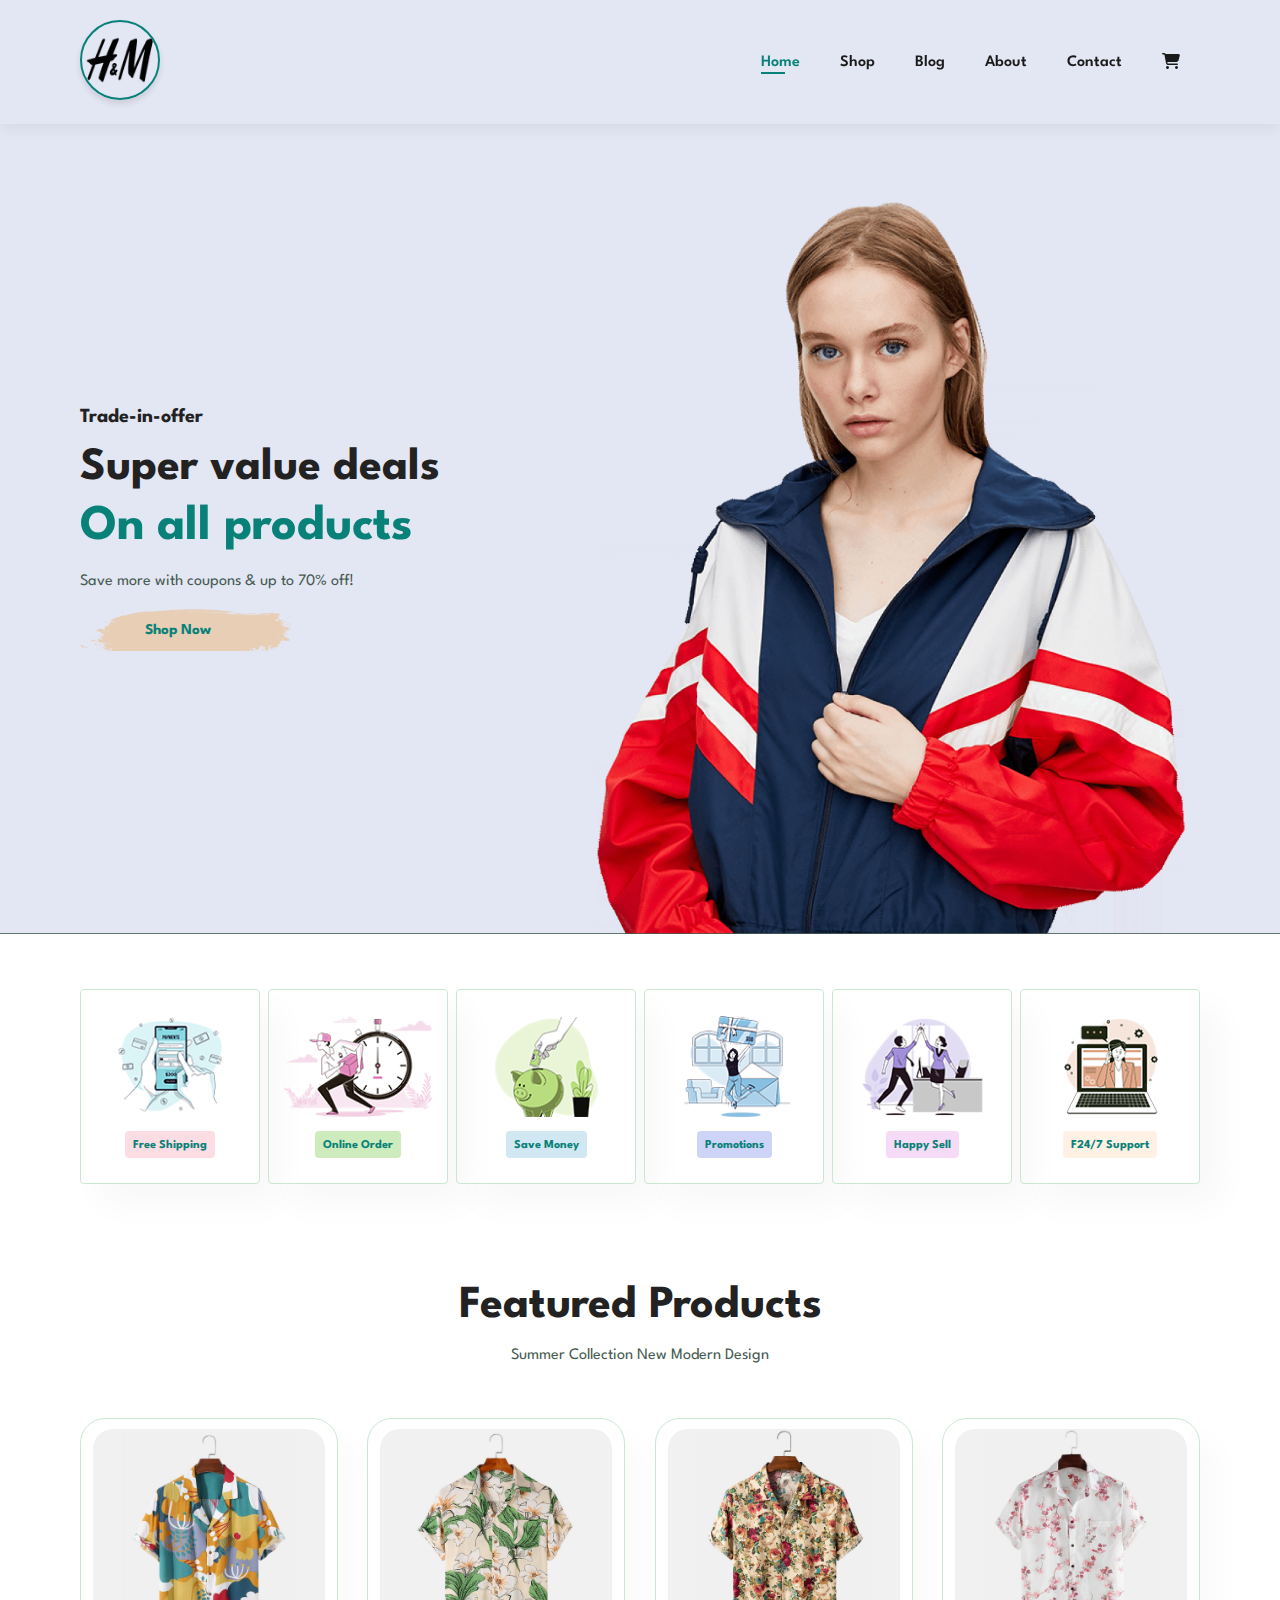
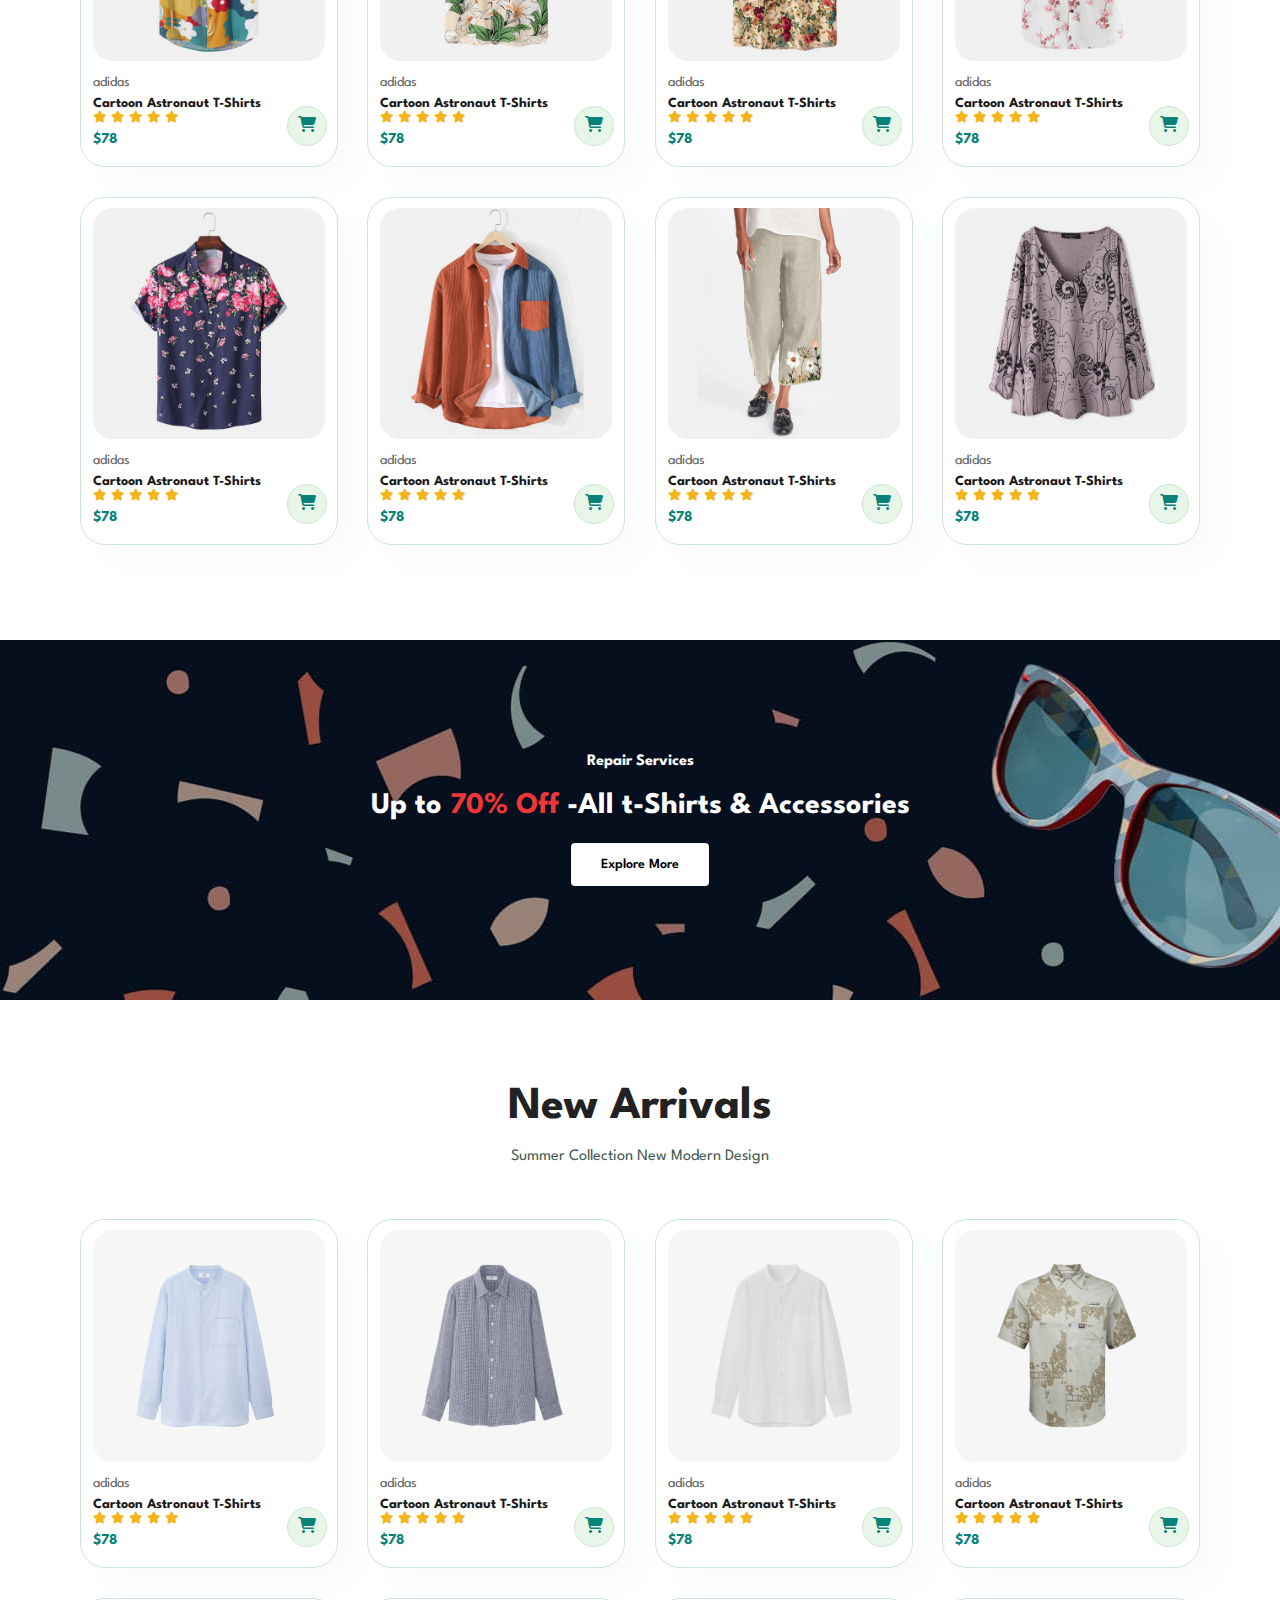
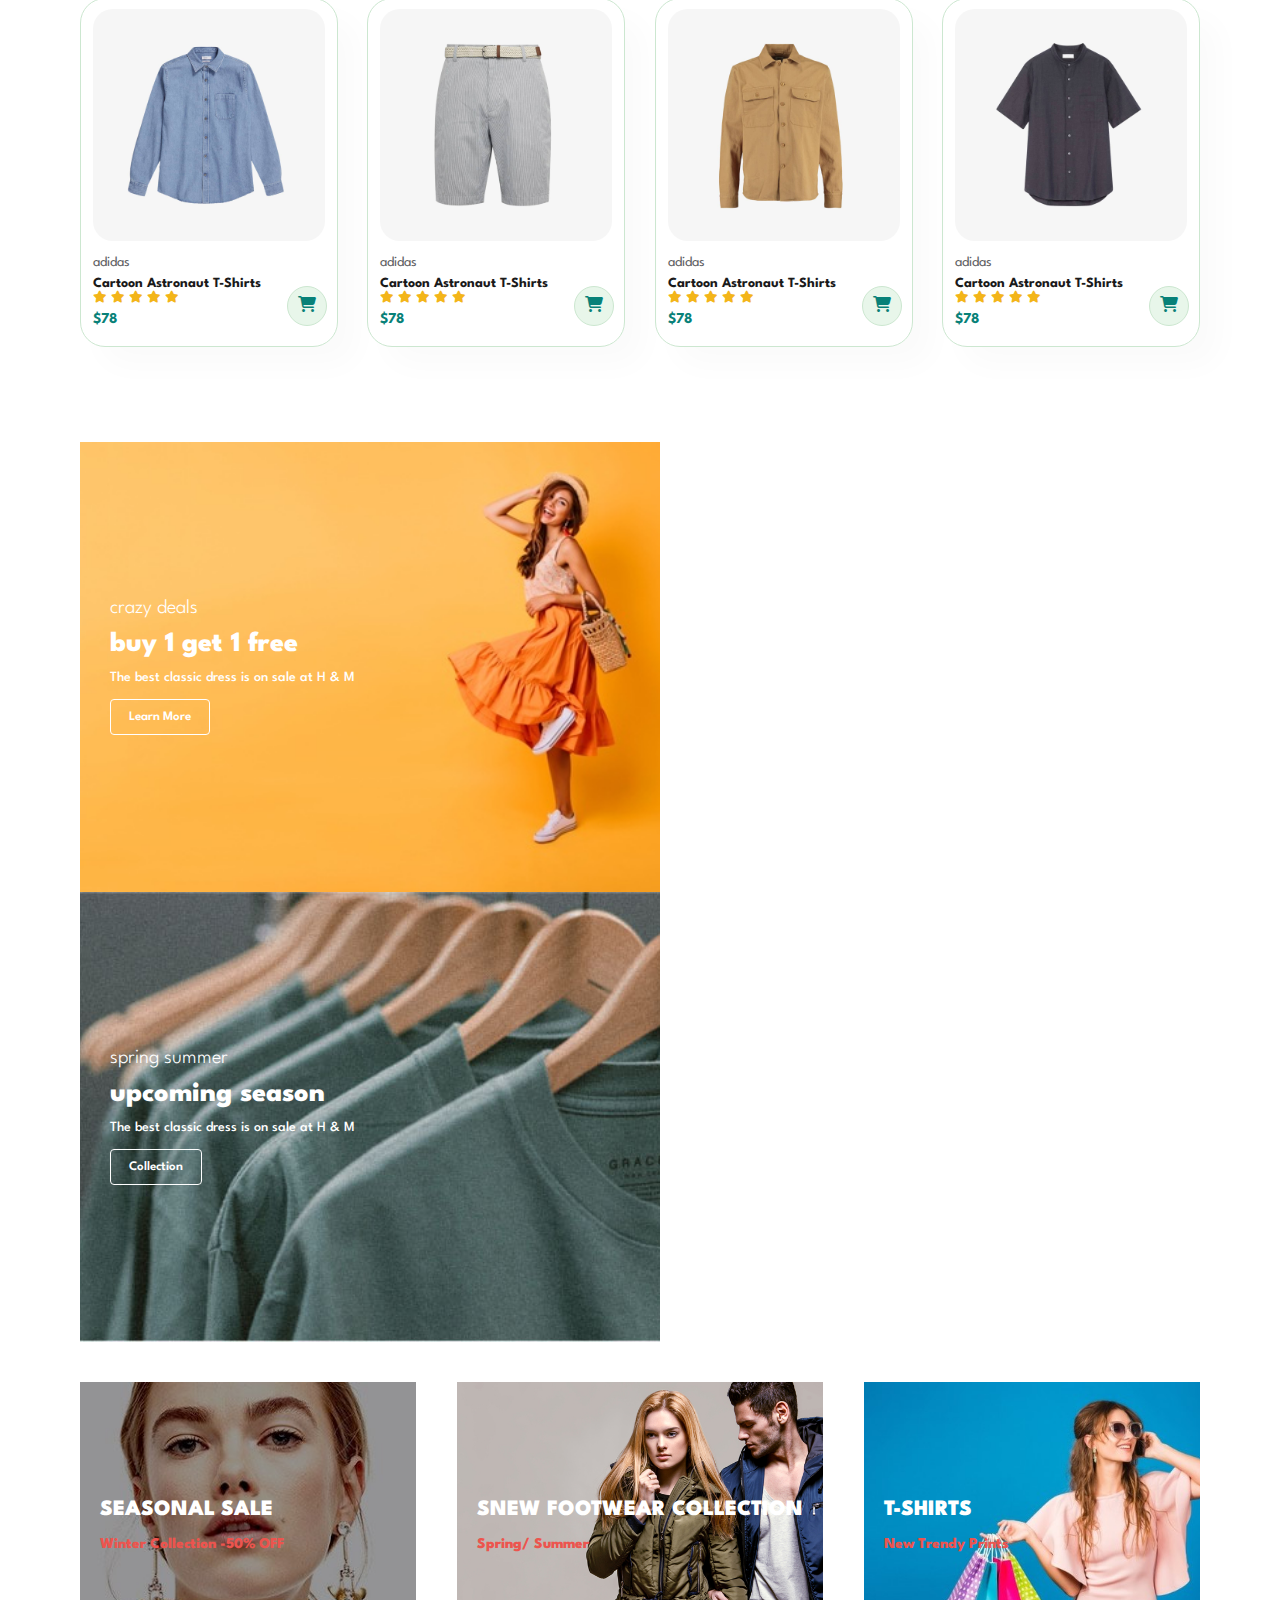
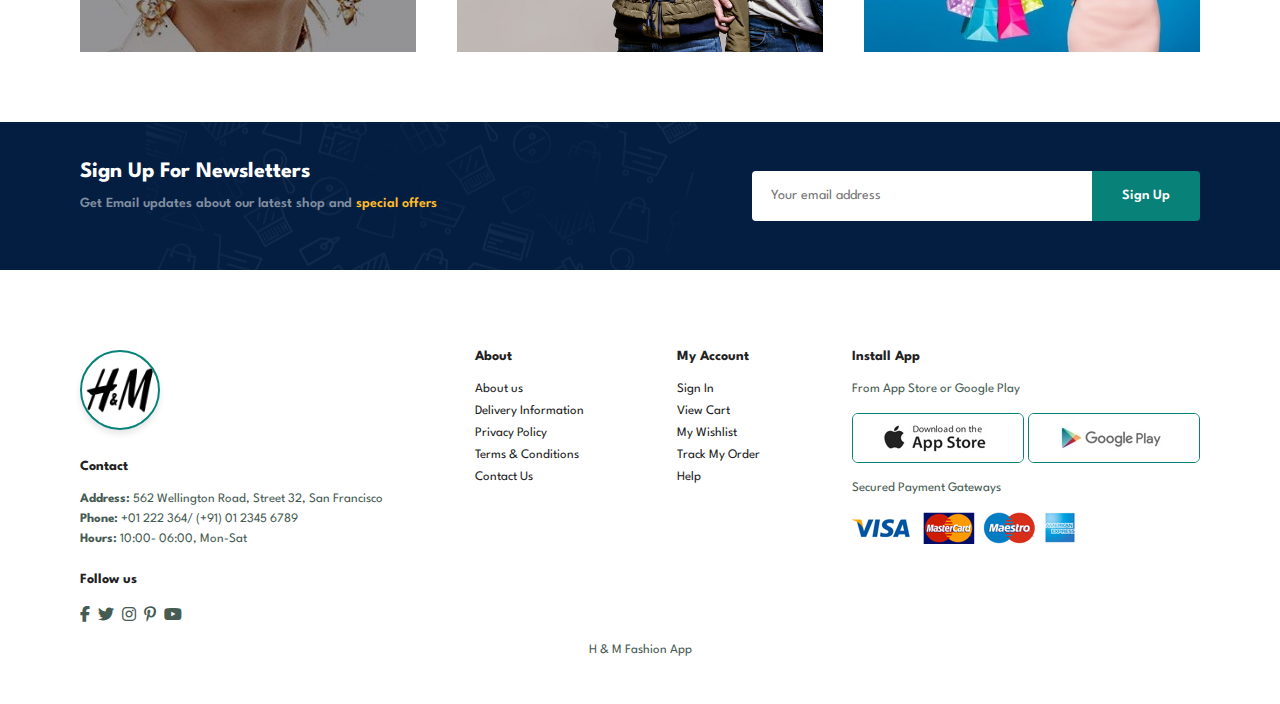
<file: index.html>
<!DOCTYPE html>
<html lang="en">
  <head>
    <meta charset="UTF-8" />
    <meta name="viewport" content="width=device-width, initial-scale=1.0" />
    <title>H & M Fashion App</title>
    <link
      rel="stylesheet"
      href="https://cdnjs.cloudflare.com/ajax/libs/font-awesome/6.7.2/css/all.min.css"
    />
    <link rel="stylesheet" href="style.css" />
  </head>
  <body>
    <section id="header">
      <!-- <a href="#"><img src="./img/logo2.png"  alt="logo" class="logo2" /></a> -->
      <a href="index.html" class="logo-link">
        <img src="./img/logo2.png" alt="Fashion Website Logo" class="logo2" />
      </a>

      <div>
        <ul id="navbar">
          <li><a class="active" href="index.html">Home</a></li>
          <li><a href="shop.html">Shop</a></li>
          <li><a href="blog.html">Blog</a></li>
          <li><a href="about.html">About</a></li>
          <li><a href="contact.html">Contact</a></li>
          <li id="lg-bag">
            <a href="cart.html" ><i class="fa-solid fa-cart-shopping"></i></a>
          </li>
          <a href="#" id="close"><i class="fa-solid fa-rectangle-xmark"></i></a>
        </ul>
      </div>
      <div id="mobile">
        <a href="cart.html"><i class="fa-solid fa-cart-shopping"></i></a>
        <i id="bar" class="fas fa-outdent"></i>
  
      </div>
    </section>
    <section id="hero">
      <h4>Trade-in-offer</h4>
      <h2>Super value deals</h2>
      <h1>On all products</h1>
      <p>Save more with coupons & up to 70% off!</p>
      <button>Shop Now</button>
    </section>
    <section id="feature" class="section-p1">
 
      <div class="fe-box">
        <img src="img/features/f1.png" alt="shipping" />
        <h6>Free Shipping</h6>
      </div>
      <div class="fe-box">
        <img src="img/features/f2.png" alt="shipping" />
        <h6>Online Order</h6>
      </div>
      <div class="fe-box">
        <img src="img/features/f3.png" alt="shipping" />
        <h6>Save Money</h6>
      </div>
      <div class="fe-box">
        <img src="img/features/f4.png" alt="shipping" />
        <h6>Promotions</h6>
      </div>
      <div class="fe-box">
        <img src="img/features/f5.png" alt="shipping" />
        <h6>Happy Sell</h6>
      </div>
      <div class="fe-box">
        <img src="img/features/f6.png" alt="shipping" />
        <h6>F24/7 Support</h6>
      </div>
    </section>
    <section id="product1" class="section-p1">
      <h2>Featured Products</h2>
      <p>Summer Collection New Modern Design</p>
      <div class="pro-container">
        <div class="pro">
          <img src="img/products/f1.jpg" alt="" />
          <div class="desc">
            <span>adidas</span>
            <h5>Cartoon Astronaut T-Shirts</h5>
            <div class="star">
              <i class="fa-solid fa-star"></i>
              <i class="fa-solid fa-star"></i>
              <i class="fa-solid fa-star"></i>
              <i class="fa-solid fa-star"></i>
              <i class="fa-solid fa-star"></i>
            </div>
            <h4>$78</h4>
          </div>
          <a href="#"><i class="fa-solid fa-cart-shopping cart"></i></a>
        </div>
        <div class="pro">
          <img src="img/products/f2.jpg" alt="" />
          <div class="desc">
            <span>adidas</span>
            <h5>Cartoon Astronaut T-Shirts</h5>
            <div class="star">
              <i class="fa-solid fa-star"></i>
              <i class="fa-solid fa-star"></i>
              <i class="fa-solid fa-star"></i>
              <i class="fa-solid fa-star"></i>
              <i class="fa-solid fa-star"></i>
            </div>
            <h4>$78</h4>
          </div>
          <a href="#"><i class="fa-solid fa-cart-shopping cart"></i></a>
        </div>
        <div class="pro">
          <img src="img/products/f3.jpg" alt="" />
          <div class="desc">
            <span>adidas</span>
            <h5>Cartoon Astronaut T-Shirts</h5>
            <div class="star">
              <i class="fa-solid fa-star"></i>
              <i class="fa-solid fa-star"></i>
              <i class="fa-solid fa-star"></i>
              <i class="fa-solid fa-star"></i>
              <i class="fa-solid fa-star"></i>
            </div>
            <h4>$78</h4>
          </div>
          <a href="#"><i class="fa-solid fa-cart-shopping cart"></i></a>
        </div>
        <div class="pro">
          <img src="img/products/f4.jpg" alt="" />
          <div class="desc">
            <span>adidas</span>
            <h5>Cartoon Astronaut T-Shirts</h5>
            <div class="star">
              <i class="fa-solid fa-star"></i>
              <i class="fa-solid fa-star"></i>
              <i class="fa-solid fa-star"></i>
              <i class="fa-solid fa-star"></i>
              <i class="fa-solid fa-star"></i>
            </div>
            <h4>$78</h4>
          </div>
          <a href="#"><i class="fa-solid fa-cart-shopping cart"></i></a>
        </div>
        <div class="pro">
          <img src="img/products/f5.jpg" alt="" />
          <div class="desc">
            <span>adidas</span>
            <h5>Cartoon Astronaut T-Shirts</h5>
            <div class="star">
              <i class="fa-solid fa-star"></i>
              <i class="fa-solid fa-star"></i>
              <i class="fa-solid fa-star"></i>
              <i class="fa-solid fa-star"></i>
              <i class="fa-solid fa-star"></i>
            </div>
            <h4>$78</h4>
          </div>
          <a href="#"><i class="fa-solid fa-cart-shopping cart"></i></a>
        </div>
        <div class="pro">
          <img src="img/products/f6.jpg" alt="" />
          <div class="desc">
            <span>adidas</span>
            <h5>Cartoon Astronaut T-Shirts</h5>
            <div class="star">
              <i class="fa-solid fa-star"></i>
              <i class="fa-solid fa-star"></i>
              <i class="fa-solid fa-star"></i>
              <i class="fa-solid fa-star"></i>
              <i class="fa-solid fa-star"></i>
            </div>
            <h4>$78</h4>
          </div>
          <a href="#"><i class="fa-solid fa-cart-shopping cart"></i></a>
        </div>
        <div class="pro">
          <img src="img/products/f7.jpg" alt="" />
          <div class="desc">
            <span>adidas</span>
            <h5>Cartoon Astronaut T-Shirts</h5>
            <div class="star">
              <i class="fa-solid fa-star"></i>
              <i class="fa-solid fa-star"></i>
              <i class="fa-solid fa-star"></i>
              <i class="fa-solid fa-star"></i>
              <i class="fa-solid fa-star"></i>
            </div>
            <h4>$78</h4>
          </div>
          <a href="#"><i class="fa-solid fa-cart-shopping cart"></i></a>
        </div>
        <div class="pro">
          <img src="img/products/f8.jpg" alt="" />
          <div class="desc">
            <span>adidas</span>
            <h5>Cartoon Astronaut T-Shirts</h5>
            <div class="star">
              <i class="fa-solid fa-star"></i>
              <i class="fa-solid fa-star"></i>
              <i class="fa-solid fa-star"></i>
              <i class="fa-solid fa-star"></i>
              <i class="fa-solid fa-star"></i>
            </div>
            <h4>$78</h4>
          </div>
          <a href="#"><i class="fa-solid fa-cart-shopping cart"></i></a>
        </div>
      </div>
    </section>
    <section id="banner" class="section-m1">
      <h4>Repair Services</h4>
      <h2>Up to <span>70% Off</span> -All t-Shirts & Accessories</h2>
      <button class="normal">Explore More</button>
    </section>
    <section id="product1" class="section-p1">
      <h2>New Arrivals</h2>
      <p>Summer Collection New Modern Design</p>
      <div class="pro-container">
        <div class="pro">
          <img src="img/products/n1.jpg" alt="" />
          <div class="desc">
            <span>adidas</span>
            <h5>Cartoon Astronaut T-Shirts</h5>
            <div class="star">
              <i class="fa-solid fa-star"></i>
              <i class="fa-solid fa-star"></i>
              <i class="fa-solid fa-star"></i>
              <i class="fa-solid fa-star"></i>
              <i class="fa-solid fa-star"></i>
            </div>
            <h4>$78</h4>
          </div>
          <a href="#"><i class="fa-solid fa-cart-shopping cart"></i></a>
        </div>
        <div class="pro">
          <img src="img/products/n2.jpg" alt="" />
          <div class="desc">
            <span>adidas</span>
            <h5>Cartoon Astronaut T-Shirts</h5>
            <div class="star">
              <i class="fa-solid fa-star"></i>
              <i class="fa-solid fa-star"></i>
              <i class="fa-solid fa-star"></i>
              <i class="fa-solid fa-star"></i>
              <i class="fa-solid fa-star"></i>
            </div>
            <h4>$78</h4>
          </div>
          <a href="#"><i class="fa-solid fa-cart-shopping cart"></i></a>
        </div>
        <div class="pro">
          <img src="img/products/n3.jpg" alt="" />
          <div class="desc">
            <span>adidas</span>
            <h5>Cartoon Astronaut T-Shirts</h5>
            <div class="star">
              <i class="fa-solid fa-star"></i>
              <i class="fa-solid fa-star"></i>
              <i class="fa-solid fa-star"></i>
              <i class="fa-solid fa-star"></i>
              <i class="fa-solid fa-star"></i>
            </div>
            <h4>$78</h4>
          </div>
          <a href="#"><i class="fa-solid fa-cart-shopping cart"></i></a>
        </div>
        <div class="pro">
          <img src="img/products/n4.jpg" alt="" />
          <div class="desc">
            <span>adidas</span>
            <h5>Cartoon Astronaut T-Shirts</h5>
            <div class="star">
              <i class="fa-solid fa-star"></i>
              <i class="fa-solid fa-star"></i>
              <i class="fa-solid fa-star"></i>
              <i class="fa-solid fa-star"></i>
              <i class="fa-solid fa-star"></i>
            </div>
            <h4>$78</h4>
          </div>
          <a href="#"><i class="fa-solid fa-cart-shopping cart"></i></a>
        </div>
        <div class="pro">
          <img src="img/products/n5.jpg" alt="" />
          <div class="desc">
            <span>adidas</span>
            <h5>Cartoon Astronaut T-Shirts</h5>
            <div class="star">
              <i class="fa-solid fa-star"></i>
              <i class="fa-solid fa-star"></i>
              <i class="fa-solid fa-star"></i>
              <i class="fa-solid fa-star"></i>
              <i class="fa-solid fa-star"></i>
            </div>
            <h4>$78</h4>
          </div>
          <a href="#"><i class="fa-solid fa-cart-shopping cart"></i></a>
        </div>
        <div class="pro">
          <img src="img/products/n6.jpg" alt="" />
          <div class="desc">
            <span>adidas</span>
            <h5>Cartoon Astronaut T-Shirts</h5>
            <div class="star">
              <i class="fa-solid fa-star"></i>
              <i class="fa-solid fa-star"></i>
              <i class="fa-solid fa-star"></i>
              <i class="fa-solid fa-star"></i>
              <i class="fa-solid fa-star"></i>
            </div>
            <h4>$78</h4>
          </div>
          <a href="#"><i class="fa-solid fa-cart-shopping cart"></i></a>
        </div>
        <div class="pro">
          <img src="img/products/n7.jpg" alt="" />
          <div class="desc">
            <span>adidas</span>
            <h5>Cartoon Astronaut T-Shirts</h5>
            <div class="star">
              <i class="fa-solid fa-star"></i>
              <i class="fa-solid fa-star"></i>
              <i class="fa-solid fa-star"></i>
              <i class="fa-solid fa-star"></i>
              <i class="fa-solid fa-star"></i>
            </div>
            <h4>$78</h4>
          </div>
          <a href="#"><i class="fa-solid fa-cart-shopping cart"></i></a>
        </div>
        <div class="pro">
          <img src="img/products/n8.jpg" alt="" />
          <div class="desc">
            <span>adidas</span>
            <h5>Cartoon Astronaut T-Shirts</h5>
            <div class="star">
              <i class="fa-solid fa-star"></i>
              <i class="fa-solid fa-star"></i>
              <i class="fa-solid fa-star"></i>
              <i class="fa-solid fa-star"></i>
              <i class="fa-solid fa-star"></i>
            </div>
            <h4>$78</h4>
          </div>
          <a href="#"><i class="fa-solid fa-cart-shopping cart"></i></a>
        </div>
      </div>
    </section>
    <section id="sm-banner" class="section-p1">
      <div class="banner-box">
        <h4>crazy deals</h4>
        <h2>buy 1 get 1 free</h2>
        <span>The best classic dress is on sale at H & M</span>
        <button class="white">Learn More</button>
      </div>
      <div class="banner-box banner-box2">
        <h4>spring summer</h4>
        <h2>upcoming season</h2>
        <span>The best classic dress is on sale at H & M</span>
        <button class="white">Collection</button>
      </div>
    </section>
    <section id="banner3">
      <div class="banner-box">
        <h2>SEASONAL SALE</h2>
        <h3>Winter Collection -50% OFF</h3>
      </div>
      <div class="banner-box banner-box2">
        <h2>SNEW FOOTWEAR COLLECTION</h2>
        <h3>Spring/ Summer</h3>
      </div>
      <div class="banner-box banner-box3">
        <h2>T-SHIRTS</h2>
        <h3>New Trendy Prints</h3>
      </div>
    </section>
    <section id="newsletter" class="section-p1 section-m1">
      <div class="newstext">
        <h4>Sign Up For Newsletters</h4>
        <p>
          Get Email updates about our latest shop and
          <span>special offers</span>
        </p>
      </div>
      <div class="form">
        <input type="text" placeholder="Your email address" />
        <button class="normal">Sign Up</button>
      </div>
    </section>
    <footer class="section-p1">
      <div class="col">
        <img src="img/logo2.png" alt="" class="logo2" />
        <h4>Contact</h4>
        <p>
          <strong>Address: </strong> 562 Wellington Road, Street 32, San
          Francisco
        </p>
    
      <p><strong>Phone: </strong> +01 222 364/ (+91) 01 2345 6789</p>
      <p><strong>Hours: </strong> 10:00- 06:00, Mon-Sat</p>
      <div class="follow">
        <h4>Follow us</h4>
        <div class="icon">
          <i class="fab fa-facebook-f"></i>
          <i class="fab fa-twitter"></i>
          <i class="fab fa-instagram"></i>
          <i class="fab fa-pinterest-p"></i>
          <i class="fab fa-youtube"></i>
          </div>
        </div>
        </div>
      </div>
      <div class="col">
        <h4>About</h4>
        <a href="#">About us</a>
        <a href="#">Delivery Information</a>
        <a href="#">Privacy Policy</a>
        <a href="#">Terms & Conditions</a>
        <a href="#">Contact Us</a>
        </div>
        <div class="col">
          <h4>My Account</h4>
          <a href="#">Sign In</a>
          <a href="#">View Cart</a>
          <a href="#">My Wishlist</a>
          <a href="#">Track My Order</a>
          <a href="#">Help</a>
          </div>
          <div class="col install">
        <h4>Install App</h4>
        <p>From App Store or Google Play</p>
        <div class="row">
          <img src="img/pay/app.jpg" alt="">
          <img src="img/pay/play.jpg" alt="">
        </div>
        <p>Secured Payment Gateways</p>
        <img src="img/pay/pay.png" alt="">

          </div>

         <div class="copyright">
          <p>H & M Fashion App</p>

         </div>
    </footer>
  </body>
  <script src="script.js"></script>
</html>
</file>
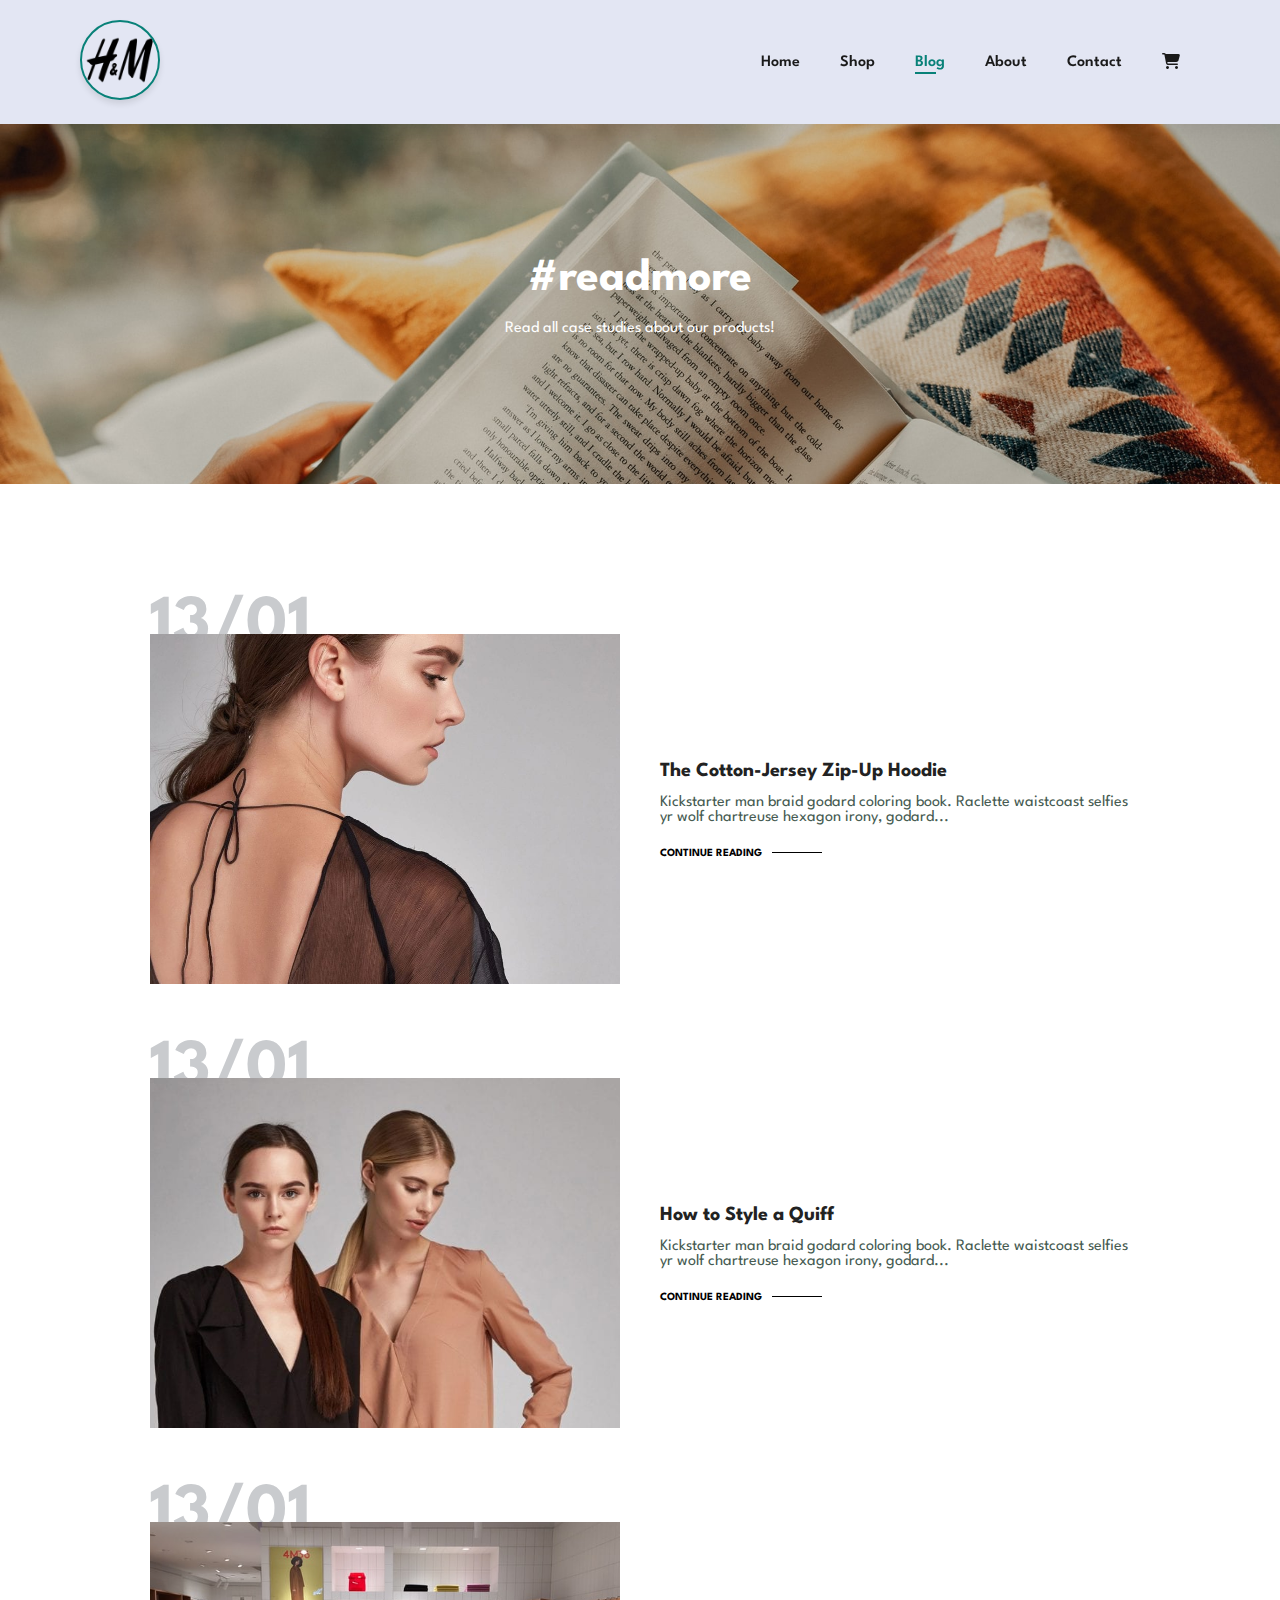
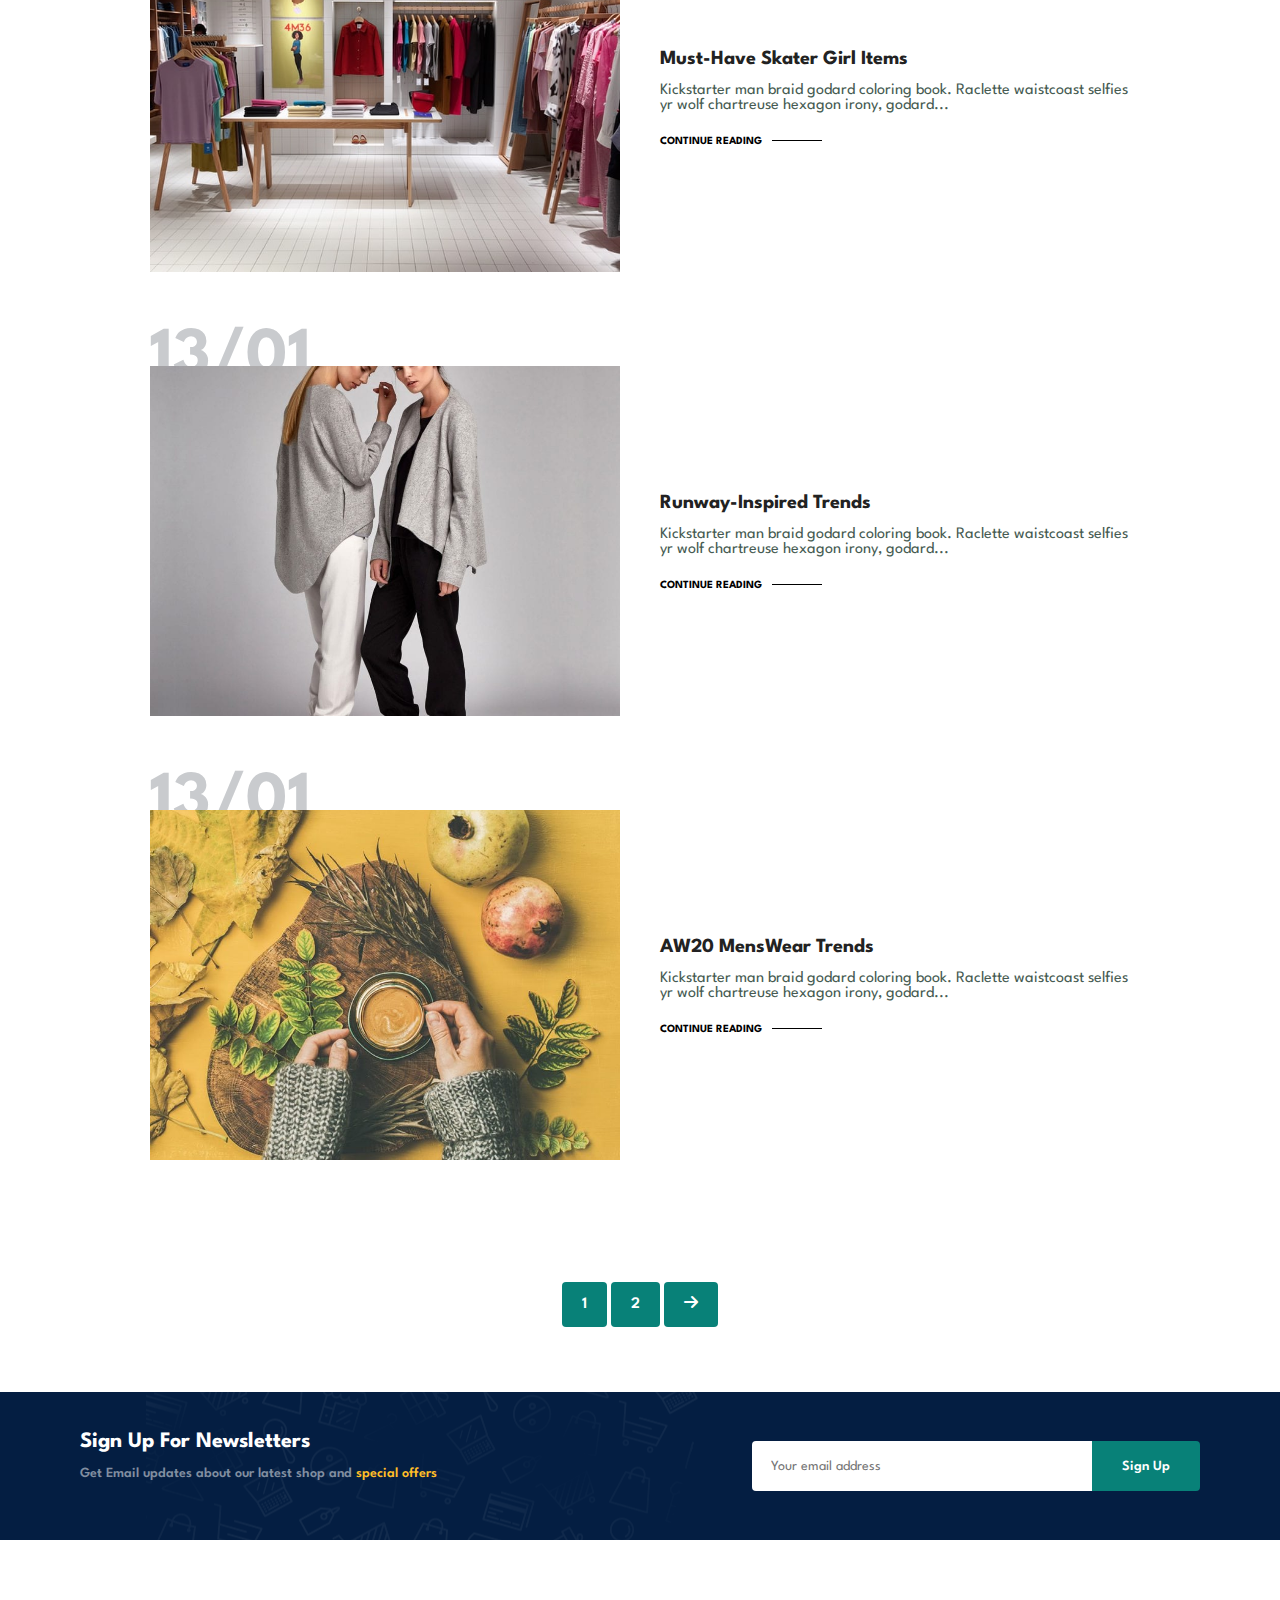
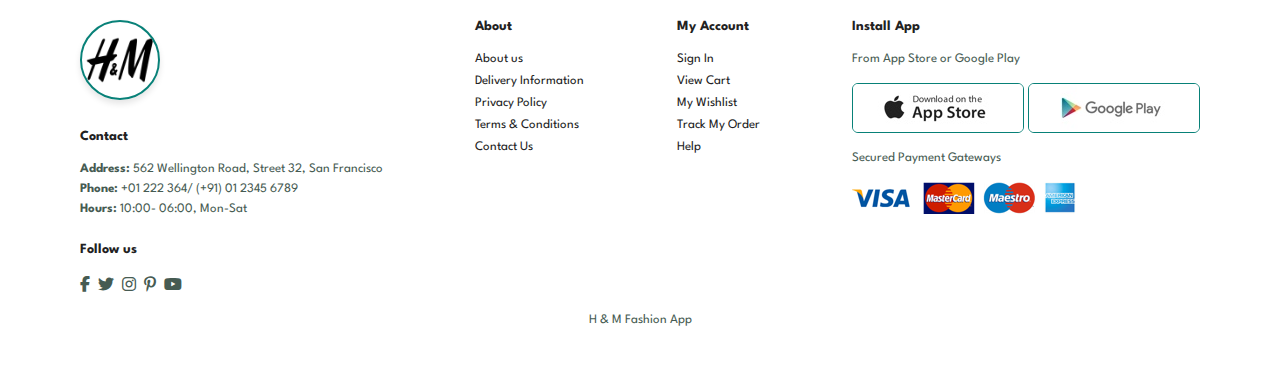
<file: blog.html>
<!DOCTYPE html>
<html lang="en">
  <head>
    <meta charset="UTF-8" />
    <meta name="viewport" content="width=device-width, initial-scale=1.0" />
    <title>H & M Fashion App</title>
    <link
      rel="stylesheet"
      href="https://cdnjs.cloudflare.com/ajax/libs/font-awesome/6.7.2/css/all.min.css"
    />
    <link rel="stylesheet" href="style.css" />
  </head>
  <body>
    <section id="header">
      <!-- <a href="#"><img src="./img/logo2.png"  alt="logo" class="logo2" /></a> -->
      <a href="index.html" class="logo-link">
        <img src="./img/logo2.png" alt="Fashion Website Logo" class="logo2" />
      </a>

      <div>
        <ul id="navbar">
          <li><a  href="index.html">Home</a></li>
          <li><a  href="shop.html">Shop</a></li>
          <li><a class="active" href="blog.html">Blog</a></li>
          <li><a href="about.html">About</a></li>
          <li><a href="contact.html">Contact</a></li>
          <li id="lg-bag">
            <a href="cart.html" ><i class="fa-solid fa-cart-shopping"></i></a>
          </li>
          <a href="#" id="close"><i class="fa-solid fa-rectangle-xmark"></i></a>
        </ul>
      </div>
      <div id="mobile">
        <a href="cart.html"><i class="fa-solid fa-cart-shopping"></i></a>
        <i id="bar" class="fas fa-outdent"></i>
  
      </div>
    </section>
    <section id="page-header" class="blog-header">

      <h2>#readmore</h2>
     
      <p>Read all case studies about our products!</p>
     
    </section>
    <section id="blog">
<div class="blog-box">
    <div class="blog-img">
        <img src="img/blog/b1.jpg" alt="">
    </div>
    <div class="blog-details">
        <h4>The Cotton-Jersey Zip-Up Hoodie</h4>
        <p>Kickstarter man braid godard coloring book. Raclette waistcoast selfies yr wolf chartreuse hexagon irony, godard...</p>
<a href="#">CONTINUE READING</a>    
    </div>
    <h1>13/01</h1>
</div>
<div class="blog-box">
    <div class="blog-img">
        <img src="img/blog/b2.jpg" alt="">
    </div>
    <div class="blog-details">
        <h4>How to Style a Quiff</h4>
        <p>Kickstarter man braid godard coloring book. Raclette waistcoast selfies yr wolf chartreuse hexagon irony, godard...</p>
<a href="#">CONTINUE READING</a>    
    </div>
    <h1>13/01</h1>
</div>
<div class="blog-box">
    <div class="blog-img">
        <img src="img/blog/b3.jpg" alt="">
    </div>
    <div class="blog-details">
        <h4>Must-Have Skater Girl Items</h4>
        <p>Kickstarter man braid godard coloring book. Raclette waistcoast selfies yr wolf chartreuse hexagon irony, godard...</p>
<a href="#">CONTINUE READING</a>    
    </div>
    <h1>13/01</h1>
</div>
<div class="blog-box">
    <div class="blog-img">
        <img src="img/blog/b4.jpg" alt="">
    </div>
    <div class="blog-details">
        <h4>Runway-Inspired Trends</h4>
        <p>Kickstarter man braid godard coloring book. Raclette waistcoast selfies yr wolf chartreuse hexagon irony, godard...</p>
<a href="#">CONTINUE READING</a>    
    </div>
    <h1>13/01</h1>
</div>
<!-- <div class="blog-box">
    <div class="blog-img">
        <img src="img/blog/b7.jpg" alt="">
    </div>
    <div class="blog-details">
        <h4>The Cotton-Jersey Zip-Up Hoodie</h4>
        <p>Kickstarter man braid godard coloring book. Raclette waistcoast selfies yr wolf chartreuse hexagon irony, godard...</p>
<a href="#">CONTINUE READING</a>    
    </div>
    <h1>13/01</h1>
</div> -->
<div class="blog-box">
    <div class="blog-img">
        <img src="img/blog/b6.jpg" alt="">
    </div>
    <div class="blog-details">
        <h4>AW20 MensWear Trends</h4>
        <p>Kickstarter man braid godard coloring book. Raclette waistcoast selfies yr wolf chartreuse hexagon irony, godard...</p>
<a href="#">CONTINUE READING</a>    
    </div>
    <h1>13/01</h1>
</div>

    </section>
   
   

  <section id="pagination" class="section-p1">
<a href="#">1</a>
<a href="#">2</a>
<a href="#"><i class="fa-solid fa-arrow-right"></i></a>
  </section>
    <section id="newsletter" class="section-p1 section-m1">
      <div class="newstext">
        <h4>Sign Up For Newsletters</h4>
        <p>
          Get Email updates about our latest shop and
          <span>special offers</span>
        </p>
      </div>
      <div class="form">
        <input type="text" placeholder="Your email address" />
        <button class="normal">Sign Up</button>
      </div>
    </section>
    <footer class="section-p1">
      <div class="col">
        <img src="img/logo2.png" alt="" class="logo2" />
        <h4>Contact</h4>
        <p>
          <strong>Address: </strong> 562 Wellington Road, Street 32, San
          Francisco
        </p>
    
      <p><strong>Phone: </strong> +01 222 364/ (+91) 01 2345 6789</p>
      <p><strong>Hours: </strong> 10:00- 06:00, Mon-Sat</p>
      <div class="follow">
        <h4>Follow us</h4>
        <div class="icon">
          <i class="fab fa-facebook-f"></i>
          <i class="fab fa-twitter"></i>
          <i class="fab fa-instagram"></i>
          <i class="fab fa-pinterest-p"></i>
          <i class="fab fa-youtube"></i>
          </div>
        </div>
        </div>
      </div>
      <div class="col">
        <h4>About</h4>
        <a href="#">About us</a>
        <a href="#">Delivery Information</a>
        <a href="#">Privacy Policy</a>
        <a href="#">Terms & Conditions</a>
        <a href="#">Contact Us</a>
        </div>
        <div class="col">
          <h4>My Account</h4>
          <a href="#">Sign In</a>
          <a href="#">View Cart</a>
          <a href="#">My Wishlist</a>
          <a href="#">Track My Order</a>
          <a href="#">Help</a>
          </div>
          <div class="col install">
        <h4>Install App</h4>
        <p>From App Store or Google Play</p>
        <div class="row">
          <img src="img/pay/app.jpg" alt="">
          <img src="img/pay/play.jpg" alt="">
        </div>
        <p>Secured Payment Gateways</p>
        <img src="img/pay/pay.png" alt="">

          </div>

         <div class="copyright">
          <p>H & M Fashion App</p>

         </div>
    </footer>
  </body>
  <script src="script.js"></script>
</html>
</file>
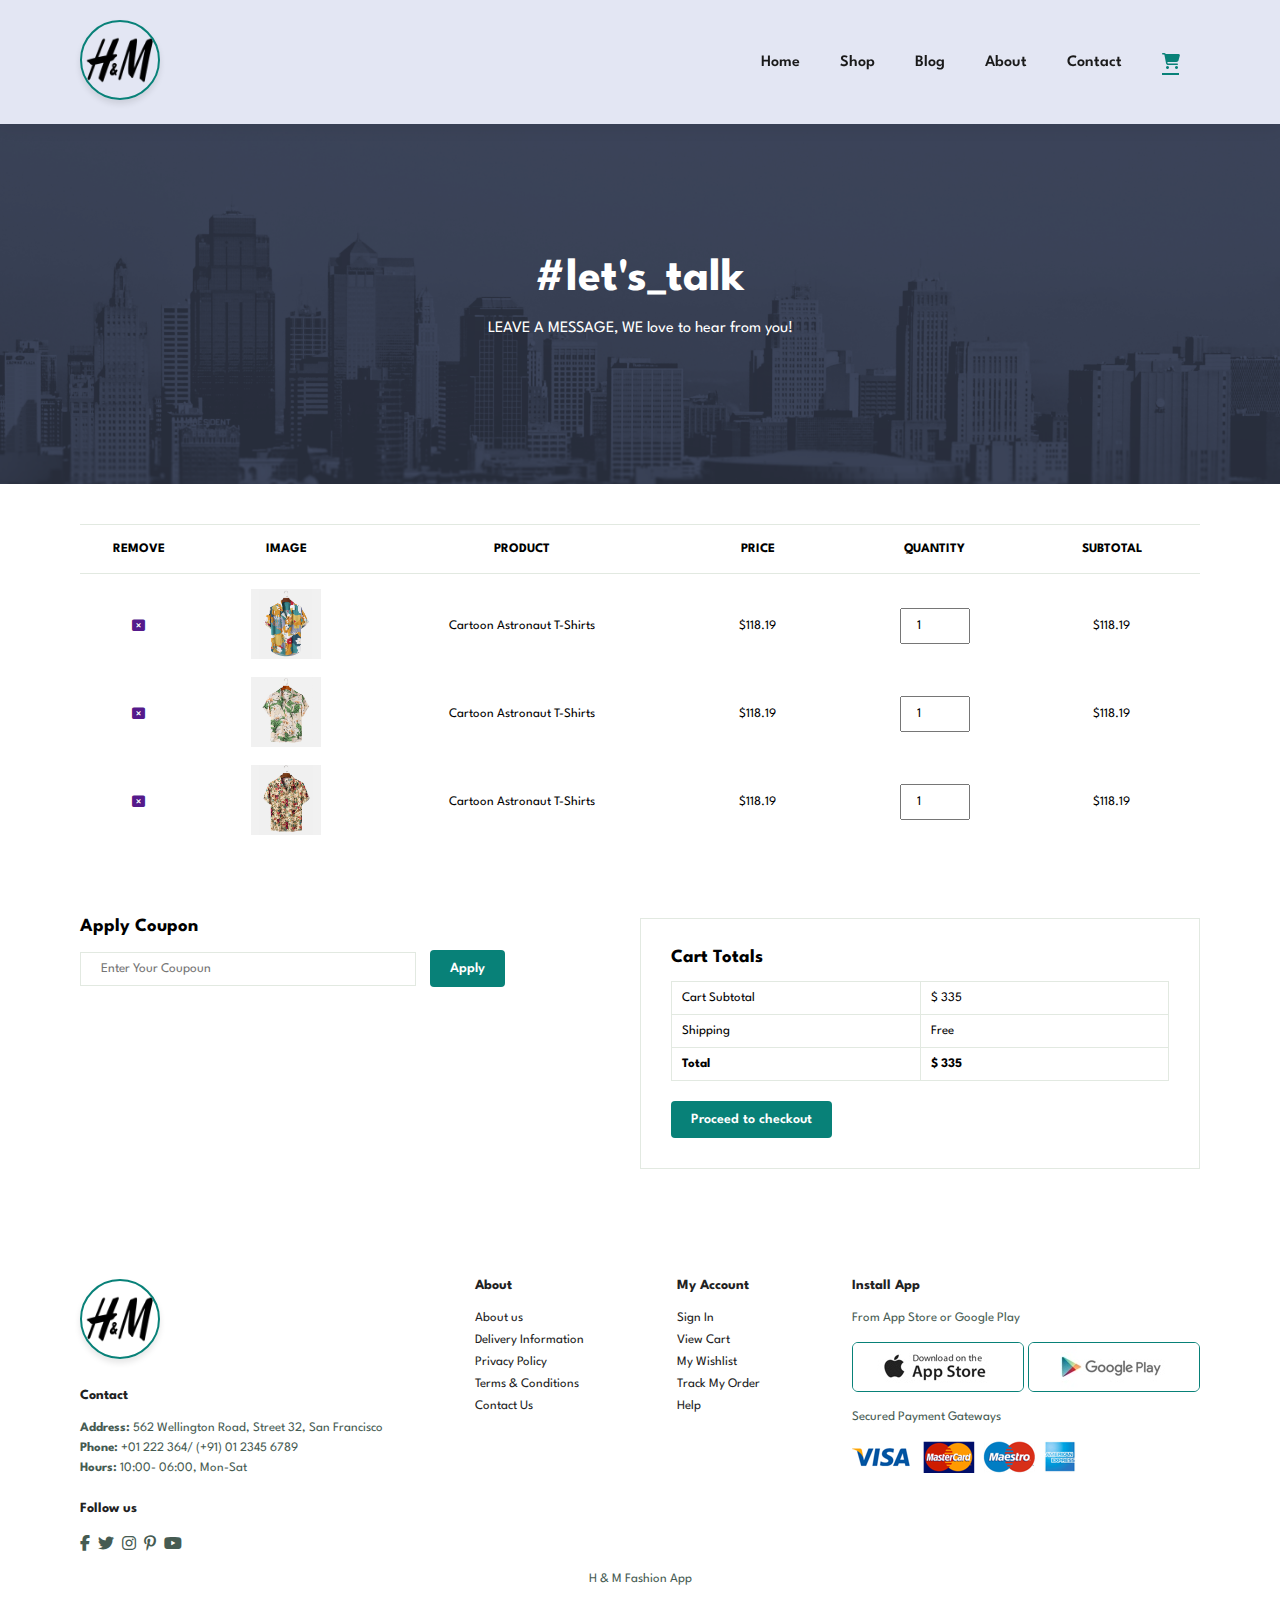
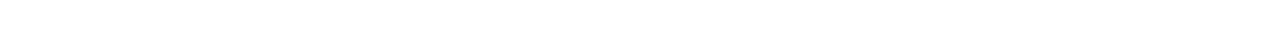
<file: cart.html>
<!DOCTYPE html>
<html lang="en">
  <head>
    <meta charset="UTF-8" />
    <meta name="viewport" content="width=device-width, initial-scale=1.0" />
    <title>H & M Fashion App</title>
    <link
      rel="stylesheet"
      href="https://cdnjs.cloudflare.com/ajax/libs/font-awesome/6.7.2/css/all.min.css"
    />
    <link rel="stylesheet" href="style.css" />
  </head>
  <body>
    <section id="header">
      <!-- <a href="#"><img src="./img/logo2.png"  alt="logo" class="logo2" /></a> -->
      <a href="index.html" class="logo-link">
        <img src="./img/logo2.png" alt="Fashion Website Logo" class="logo2" />
      </a>

      <div>
        <ul id="navbar">
          <li><a  href="index.html">Home</a></li>
          <li><a  href="shop.html">Shop</a></li>
          <li><a  href="blog.html">Blog</a></li>
          <li><a  href="about.html">About</a></li>
          <li><a  href="contact.html">Contact</a></li>
          <li id="lg-bag">
            <a class="active" href="cart.html" ><i class="fa-solid fa-cart-shopping"></i></a>
          </li>
          <a href="#" id="close"><i class="fa-solid fa-rectangle-xmark"></i></a>
        </ul>
      </div>
      <div id="mobile">
        <a href="cart.html"><i class="fa-solid fa-cart-shopping"></i></a>
        <i id="bar" class="fas fa-outdent"></i>
  
      </div>
    </section>
    <section id="page-header" class="about-header">

      <h2>#let's_talk</h2>
     
      <p>LEAVE A MESSAGE, WE love to hear from you!</p>
     
    </section>
<section id="cart" class="section-p1">
    <table width="100%">
        <thead>
            <tr>
               <td>Remove</td>
               <td>Image</td>
               <td>Product</td>
               <td>Price</td>
               <td>Quantity</td>
               <td>Subtotal</td>
            </tr>
        </thead>
        <tbody>
            <tr>
                <td><a href=""><i class="fa-solid fa-rectangle-xmark"></i></a></td>
               <td><img src="img/products/f1.jpg" alt=""></td>
               <td>Cartoon Astronaut T-Shirts</td>
               <td>$118.19</td>
               <td><input type="number" value="1"></td>
               <td>$118.19</td>
            </tr>
            <tr>
                <td><a href=""><i class="fa-solid fa-rectangle-xmark"></i></a></td>
               <td><img src="img/products/f2.jpg" alt=""></td>
               <td>Cartoon Astronaut T-Shirts</td>
               <td>$118.19</td>
               <td><input type="number" value="1"></td>
               <td>$118.19</td>
            </tr>
            <tr>
                <td><a href=""><i class="fa-solid fa-rectangle-xmark"></i></a></td>
               <td><img src="img/products/f3.jpg" alt=""></td>
               <td>Cartoon Astronaut T-Shirts</td>
               <td>$118.19</td>
               <td><input type="number" value="1"></td>
               <td>$118.19</td>
            </tr>
        </tbody>
    </table>
</section>
<section id="cart-add" class="section-p1">
<div id="coupon">
    <h3>Apply Coupon</h3>
    <div>
        <input type="text" placeholder="Enter Your Coupoun">
        <button class="normal">Apply</button>
    </div>
</div>
<div id="subtotal">
<h3>Cart Totals</h3>
<table>
    <tr>
        <td>Cart Subtotal</td>
        <td>$ 335</td>
    </tr>
    <tr>
        <td>
            Shipping
        </td>
        <td>Free</td>
    </tr>
    <tr>
        <td><strong>Total</strong></td>
        <td><strong>$ 335</strong></td>
    </tr>
</table>
<button class="normal">Proceed to checkout</button>
</div>
</section>
    <footer class="section-p1">
      <div class="col">
        <img src="img/logo2.png" alt="" class="logo2" />
        <h4>Contact</h4>
        <p>
          <strong>Address: </strong> 562 Wellington Road, Street 32, San
          Francisco
        </p>
    
      <p><strong>Phone: </strong> +01 222 364/ (+91) 01 2345 6789</p>
      <p><strong>Hours: </strong> 10:00- 06:00, Mon-Sat</p>
      <div class="follow">
        <h4>Follow us</h4>
        <div class="icon">
          <i class="fab fa-facebook-f"></i>
          <i class="fab fa-twitter"></i>
          <i class="fab fa-instagram"></i>
          <i class="fab fa-pinterest-p"></i>
          <i class="fab fa-youtube"></i>
          </div>
        </div>
        </div>
      </div>
      <div class="col">
        <h4>About</h4>
        <a href="#">About us</a>
        <a href="#">Delivery Information</a>
        <a href="#">Privacy Policy</a>
        <a href="#">Terms & Conditions</a>
        <a href="#">Contact Us</a>
        </div>
        <div class="col">
          <h4>My Account</h4>
          <a href="#">Sign In</a>
          <a href="#">View Cart</a>
          <a href="#">My Wishlist</a>
          <a href="#">Track My Order</a>
          <a href="#">Help</a>
          </div>
          <div class="col install">
        <h4>Install App</h4>
        <p>From App Store or Google Play</p>
        <div class="row">
          <img src="img/pay/app.jpg" alt="">
          <img src="img/pay/play.jpg" alt="">
        </div>
        <p>Secured Payment Gateways</p>
        <img src="img/pay/pay.png" alt="">

          </div>

         <div class="copyright">
          <p>H & M Fashion App</p>

         </div>
    </footer>
  </body>
  <script src="script.js"></script>
</html>
</file>
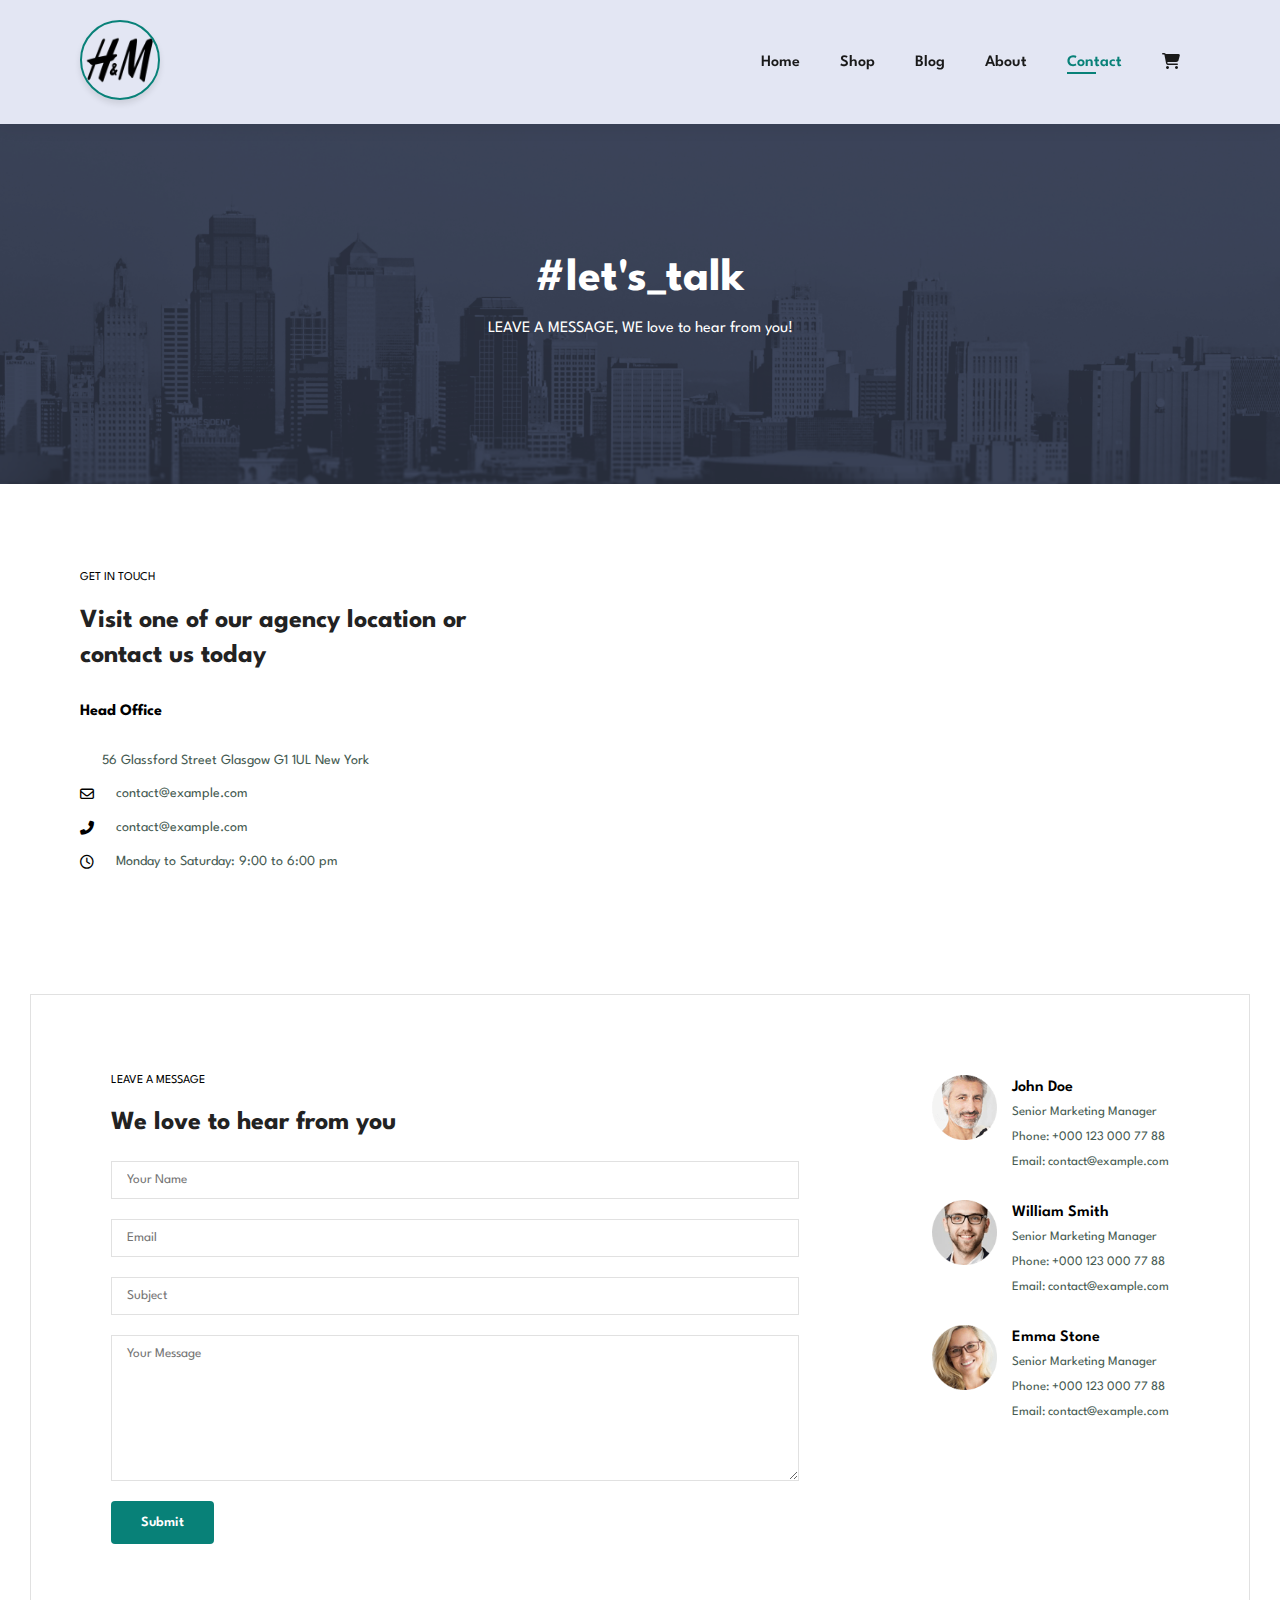
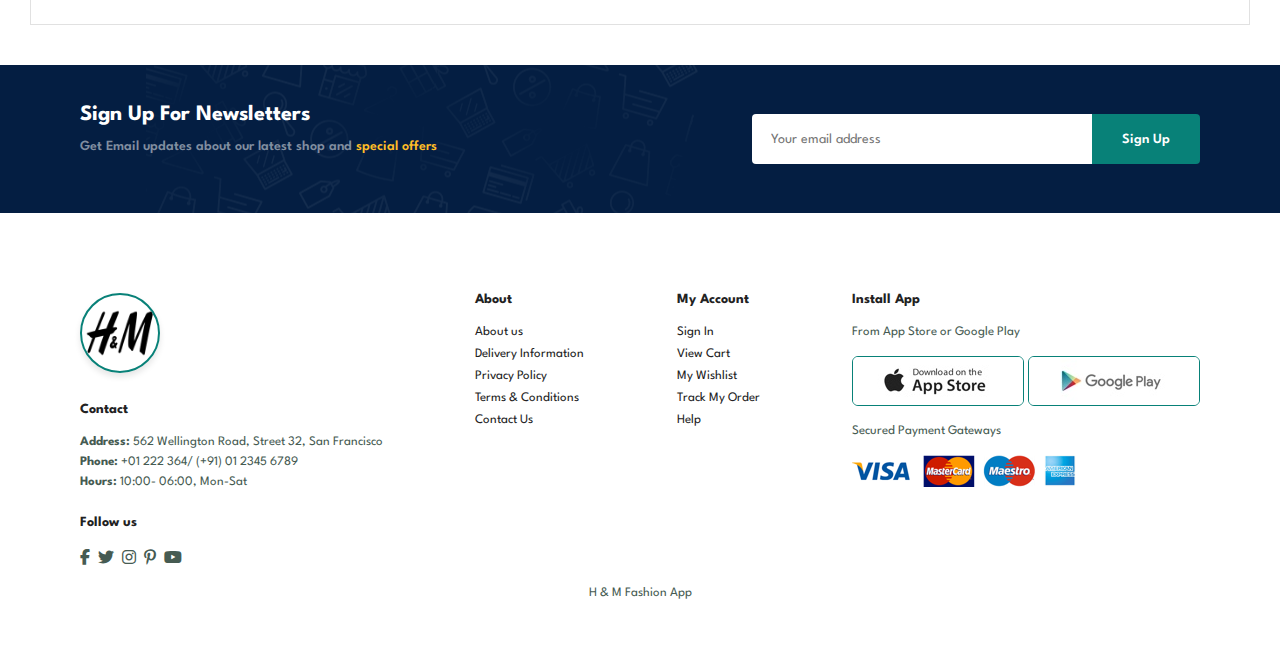
<file: contact.html>
<!DOCTYPE html>
<html lang="en">
  <head>
    <meta charset="UTF-8" />
    <meta name="viewport" content="width=device-width, initial-scale=1.0" />
    <title>H & M Fashion App</title>
    <link
      rel="stylesheet"
      href="https://cdnjs.cloudflare.com/ajax/libs/font-awesome/6.7.2/css/all.min.css"
    />
    <link rel="stylesheet" href="style.css" />
  </head>
  <body>
    <section id="header">
      <!-- <a href="#"><img src="./img/logo2.png"  alt="logo" class="logo2" /></a> -->
      <a href="index.html" class="logo-link">
        <img src="./img/logo2.png" alt="Fashion Website Logo" class="logo2" />
      </a>

      <div>
        <ul id="navbar">
          <li><a  href="index.html">Home</a></li>
          <li><a  href="shop.html">Shop</a></li>
          <li><a  href="blog.html">Blog</a></li>
          <li><a  href="about.html">About</a></li>
          <li><a class="active" href="contact.html">Contact</a></li>
          <li id="lg-bag">
            <a href="cart.html" ><i class="fa-solid fa-cart-shopping"></i></a>
          </li>
          <a href="#" id="close"><i class="fa-solid fa-rectangle-xmark"></i></a>
        </ul>
      </div>
      <div id="mobile">
        <a href="cart.html"><i class="fa-solid fa-cart-shopping"></i></a>
        <i id="bar" class="fas fa-outdent"></i>
  
      </div>
    </section>
    <section id="page-header" class="about-header">

      <h2>#let's_talk</h2>
     
      <p>LEAVE A MESSAGE, WE love to hear from you!</p>
     
    </section>
  <section id="contact-details" class="section-p1">
    <div class="details">
        <span>GET IN TOUCH</span>
        <h2>Visit one of our agency location or contact us today</h2>
        <h3>Head Office</h3>
        <div>
            <li>
                <i class="fal fa-map"></i>
                <p>56 Glassford Street Glasgow G1 1UL New York</p>
            </li>
            <li >
                <i class="far fa-envelope"></i>
                <p>contact@example.com</p>
            </li>
            <li>
                <i class="fas fa-phone-alt"></i>
                <p>contact@example.com
                </p>
            </li>
            <li>
                <i class="far fa-clock"></i>
                <p>Monday to Saturday: 9:00 to 6:00 pm</p>
            </li>
        </div>
    </div>
    <div class="map">
        <iframe src="https://www.google.com/maps/embed?pb=!1m18!1m12!1m3!1d2469.6872164482384!2d-1.2570928235142602!3d51.75704287187104!2m3!1f0!2f0!3f0!3m2!1i1024!2i768!4f13.1!3m3!1m2!1s0x4876c6a9ef8c485b%3A0xd2ff1883a001afed!2sUniversity%20of%20Oxford!5e0!3m2!1sen!2sin!4v1736603921171!5m2!1sen!2sin" width="600" height="450" style="border:0;" allowfullscreen="" loading="lazy" referrerpolicy="no-referrer-when-downgrade"></iframe>
    
    </div>
  </section>
  <section id="form-details">
    <form action="">
        <span>LEAVE A MESSAGE</span>
        <h2>We love to hear from you</h2>
        <input type="text" placeholder="Your Name">
        <input type="text" placeholder="Email">
        <input type="text" placeholder="Subject">
        <textarea name="" id="" cols="30" rows="10" placeholder="Your Message"></textarea>
        <button class="normal">Submit</button>
    </form>
    <div class="people">
        <div>
            <img src="img/people/1.png" alt="">
            <p><span>John Doe </span>Senior Marketing Manager <br>
            Phone: +000 123 000 77 88 <br> Email: contact@example.com</p>
        </div>
        <div>
            <img src="img/people/2.png" alt="">
            <p><span>William Smith </span>Senior Marketing Manager <br>
            Phone: +000 123 000 77 88 <br> Email: contact@example.com</p>
        </div>
        <div>
            <img src="img/people/3.png" alt="">
            <p><span>Emma Stone </span>Senior Marketing Manager <br>
            Phone: +000 123 000 77 88 <br> Email: contact@example.com</p>
        </div>
    </div>
  </section>
   
  <section id="newsletter" class="section-p1 section-m1">
    <div class="newstext">
      <h4>Sign Up For Newsletters</h4>
      <p>
        Get Email updates about our latest shop and
        <span>special offers</span>
      </p>
    </div>
    <div class="form">
      <input type="text" placeholder="Your email address" />
      <button class="normal">Sign Up</button>
    </div>
  </section>

    <footer class="section-p1">
      <div class="col">
        <img src="img/logo2.png" alt="" class="logo2" />
        <h4>Contact</h4>
        <p>
          <strong>Address: </strong> 562 Wellington Road, Street 32, San
          Francisco
        </p>
    
      <p><strong>Phone: </strong> +01 222 364/ (+91) 01 2345 6789</p>
      <p><strong>Hours: </strong> 10:00- 06:00, Mon-Sat</p>
      <div class="follow">
        <h4>Follow us</h4>
        <div class="icon">
          <i class="fab fa-facebook-f"></i>
          <i class="fab fa-twitter"></i>
          <i class="fab fa-instagram"></i>
          <i class="fab fa-pinterest-p"></i>
          <i class="fab fa-youtube"></i>
          </div>
        </div>
        </div>
      </div>
      <div class="col">
        <h4>About</h4>
        <a href="#">About us</a>
        <a href="#">Delivery Information</a>
        <a href="#">Privacy Policy</a>
        <a href="#">Terms & Conditions</a>
        <a href="#">Contact Us</a>
        </div>
        <div class="col">
          <h4>My Account</h4>
          <a href="#">Sign In</a>
          <a href="#">View Cart</a>
          <a href="#">My Wishlist</a>
          <a href="#">Track My Order</a>
          <a href="#">Help</a>
          </div>
          <div class="col install">
        <h4>Install App</h4>
        <p>From App Store or Google Play</p>
        <div class="row">
          <img src="img/pay/app.jpg" alt="">
          <img src="img/pay/play.jpg" alt="">
        </div>
        <p>Secured Payment Gateways</p>
        <img src="img/pay/pay.png" alt="">

          </div>

         <div class="copyright">
          <p>H & M Fashion App</p>

         </div>
    </footer>
  </body>
  <script src="script.js"></script>
</html>
</file>
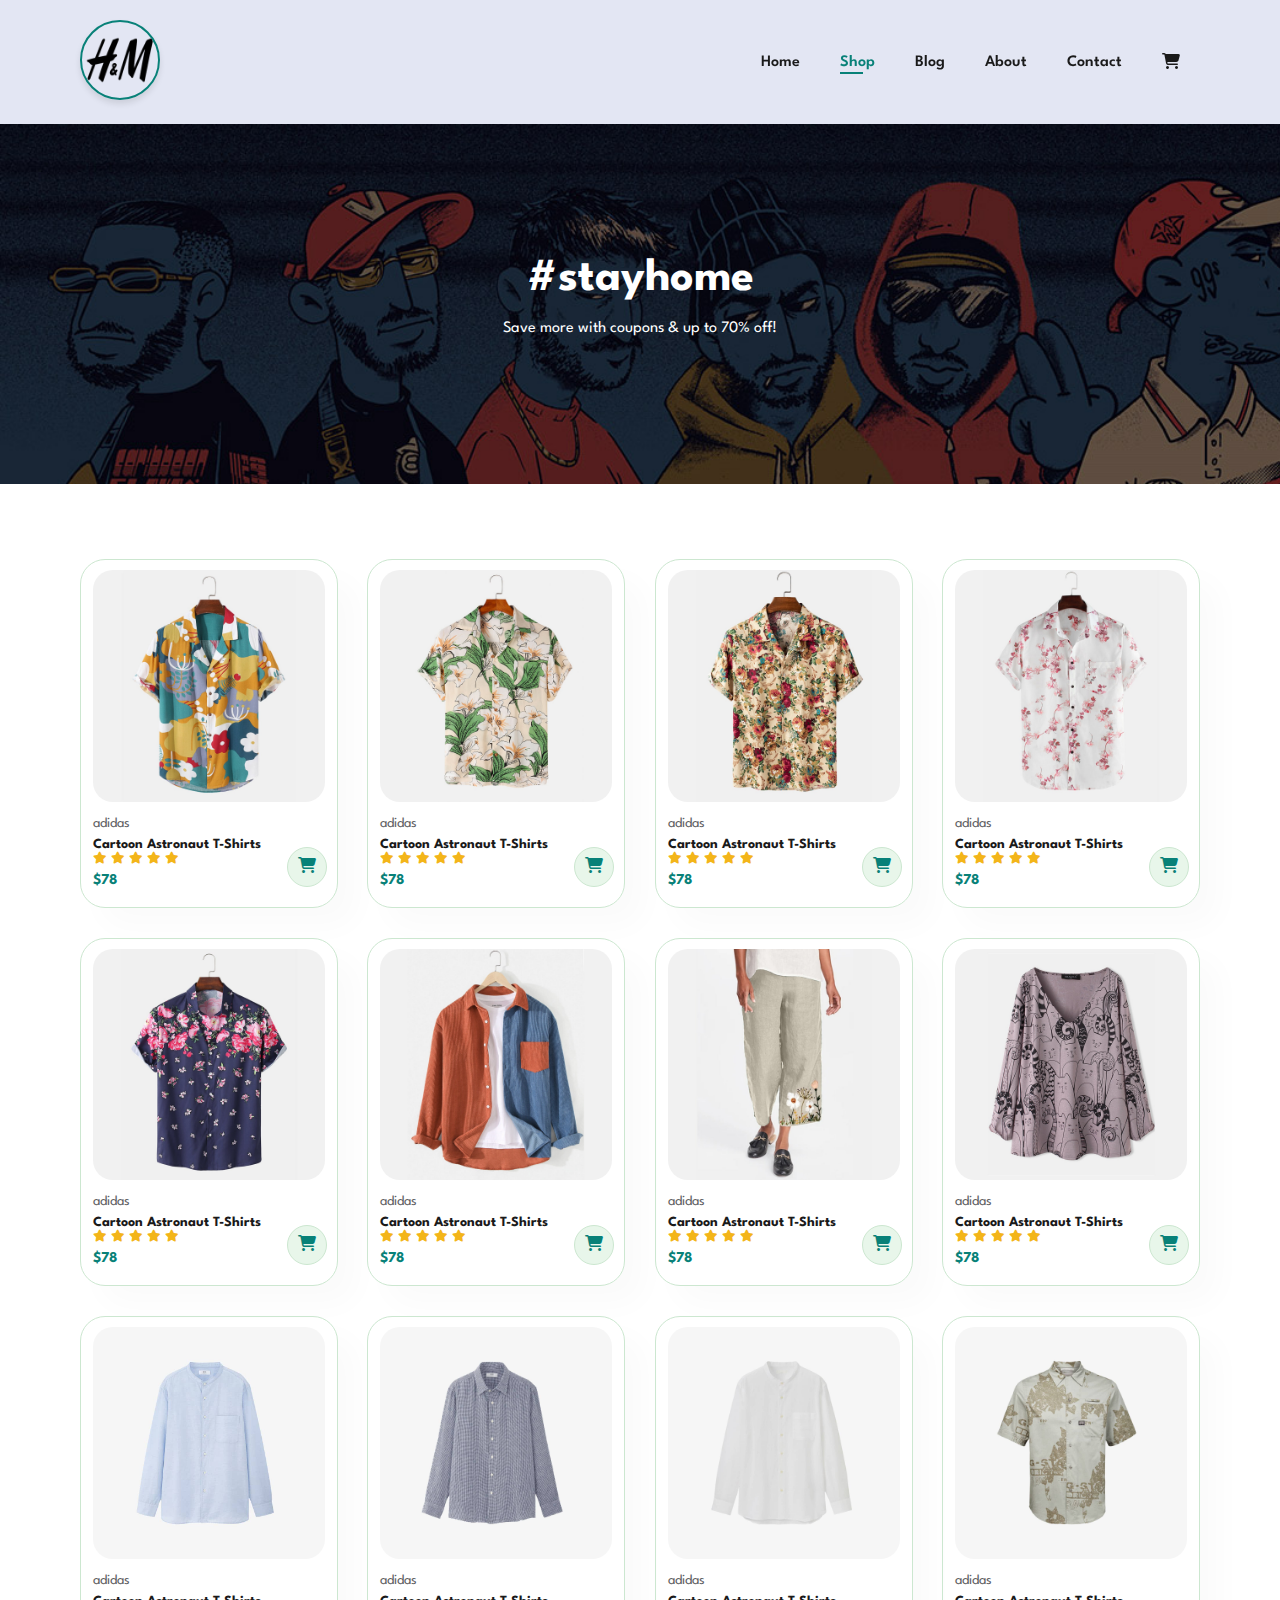
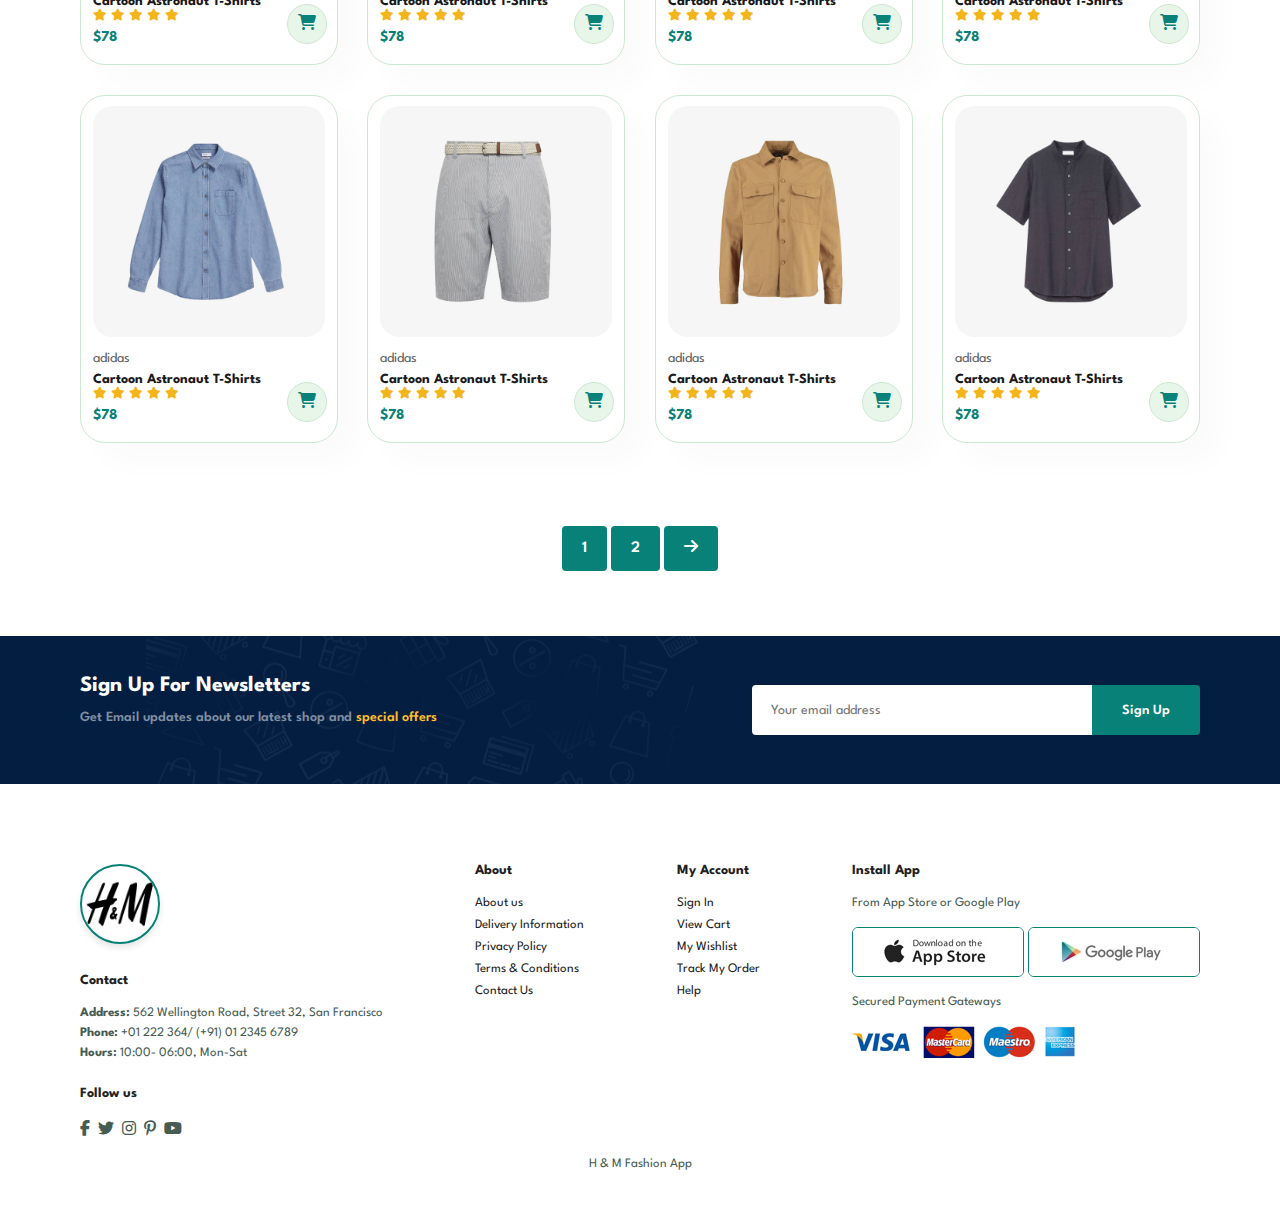
<file: shop.html>
<!DOCTYPE html>
<html lang="en">
  <head>
    <meta charset="UTF-8" />
    <meta name="viewport" content="width=device-width, initial-scale=1.0" />
    <title>H & M Fashion App</title>
    <link
      rel="stylesheet"
      href="https://cdnjs.cloudflare.com/ajax/libs/font-awesome/6.7.2/css/all.min.css"
    />
    <link rel="stylesheet" href="style.css" />
  </head>
  <body>
    <section id="header">
      <!-- <a href="#"><img src="./img/logo2.png"  alt="logo" class="logo2" /></a> -->
      <a href="index.html" class="logo-link">
        <img src="./img/logo2.png" alt="Fashion Website Logo" class="logo2" />
      </a>

      <div>
        <ul id="navbar">
          <li><a  href="index.html">Home</a></li>
          <li><a class="active" href="shop.html">Shop</a></li>
          <li><a href="blog.html">Blog</a></li>
          <li><a href="about.html">About</a></li>
          <li><a href="contact.html">Contact</a></li>
          <li id="lg-bag">
            <a href="cart.html" ><i class="fa-solid fa-cart-shopping"></i></a>
          </li>
          <a href="#" id="close"><i class="fa-solid fa-rectangle-xmark"></i></a>
        </ul>
      </div>
      <div id="mobile">
        <a href="cart.html"><i class="fa-solid fa-cart-shopping"></i></a>
        <i id="bar" class="fas fa-outdent"></i>
  
      </div>
    </section>
    <section id="page-header">

      <h2>#stayhome</h2>
     
      <p>Save more with coupons & up to 70% off!</p>
     
    </section>
   
    <section id="product1" class="section-p1">

      <div class="pro-container">
        <div class="pro" onclick="window.location.href='sproduct.html'">
          <img src="img/products/f1.jpg" alt="" />
          <div class="desc">
            <span>adidas</span>
            <h5>Cartoon Astronaut T-Shirts</h5>
            <div class="star">
              <i class="fa-solid fa-star"></i>
              <i class="fa-solid fa-star"></i>
              <i class="fa-solid fa-star"></i>
              <i class="fa-solid fa-star"></i>
              <i class="fa-solid fa-star"></i>
            </div>
            <h4>$78</h4>
          </div>
          <a href="#"><i class="fa-solid fa-cart-shopping cart"></i></a>
        </div>
        <div class="pro" onclick="window.location.href='sproduct.html'">
          <img src="img/products/f2.jpg" alt="" />
          <div class="desc">
            <span>adidas</span>
            <h5>Cartoon Astronaut T-Shirts</h5>
            <div class="star">
              <i class="fa-solid fa-star"></i>
              <i class="fa-solid fa-star"></i>
              <i class="fa-solid fa-star"></i>
              <i class="fa-solid fa-star"></i>
              <i class="fa-solid fa-star"></i>
            </div>
            <h4>$78</h4>
          </div>
          <a href="#"><i class="fa-solid fa-cart-shopping cart"></i></a>
        </div>
        <div class="pro" onclick="window.location.href='sproduct.html'">
          <img src="img/products/f3.jpg" alt="" />
          <div class="desc">
            <span>adidas</span>
            <h5>Cartoon Astronaut T-Shirts</h5>
            <div class="star">
              <i class="fa-solid fa-star"></i>
              <i class="fa-solid fa-star"></i>
              <i class="fa-solid fa-star"></i>
              <i class="fa-solid fa-star"></i>
              <i class="fa-solid fa-star"></i>
            </div>
            <h4>$78</h4>
          </div>
          <a href="#"><i class="fa-solid fa-cart-shopping cart"></i></a>
        </div>
        <div class="pro" onclick="window.location.href='sproduct.html'">
          <img src="img/products/f4.jpg" alt="" />
          <div class="desc">
            <span>adidas</span>
            <h5>Cartoon Astronaut T-Shirts</h5>
            <div class="star">
              <i class="fa-solid fa-star"></i>
              <i class="fa-solid fa-star"></i>
              <i class="fa-solid fa-star"></i>
              <i class="fa-solid fa-star"></i>
              <i class="fa-solid fa-star"></i>
            </div>
            <h4>$78</h4>
          </div>
          <a href="#"><i class="fa-solid fa-cart-shopping cart"></i></a>
        </div>
        <div class="pro">
          <img src="img/products/f5.jpg" alt="" />
          <div class="desc">
            <span>adidas</span>
            <h5>Cartoon Astronaut T-Shirts</h5>
            <div class="star">
              <i class="fa-solid fa-star"></i>
              <i class="fa-solid fa-star"></i>
              <i class="fa-solid fa-star"></i>
              <i class="fa-solid fa-star"></i>
              <i class="fa-solid fa-star"></i>
            </div>
            <h4>$78</h4>
          </div>
          <a href="#"><i class="fa-solid fa-cart-shopping cart"></i></a>
        </div>
        <div class="pro">
          <img src="img/products/f6.jpg" alt="" />
          <div class="desc">
            <span>adidas</span>
            <h5>Cartoon Astronaut T-Shirts</h5>
            <div class="star">
              <i class="fa-solid fa-star"></i>
              <i class="fa-solid fa-star"></i>
              <i class="fa-solid fa-star"></i>
              <i class="fa-solid fa-star"></i>
              <i class="fa-solid fa-star"></i>
            </div>
            <h4>$78</h4>
          </div>
          <a href="#"><i class="fa-solid fa-cart-shopping cart"></i></a>
        </div>
        <div class="pro">
          <img src="img/products/f7.jpg" alt="" />
          <div class="desc">
            <span>adidas</span>
            <h5>Cartoon Astronaut T-Shirts</h5>
            <div class="star">
              <i class="fa-solid fa-star"></i>
              <i class="fa-solid fa-star"></i>
              <i class="fa-solid fa-star"></i>
              <i class="fa-solid fa-star"></i>
              <i class="fa-solid fa-star"></i>
            </div>
            <h4>$78</h4>
          </div>
          <a href="#"><i class="fa-solid fa-cart-shopping cart"></i></a>
        </div>
        <div class="pro">
          <img src="img/products/f8.jpg" alt="" />
          <div class="desc">
            <span>adidas</span>
            <h5>Cartoon Astronaut T-Shirts</h5>
            <div class="star">
              <i class="fa-solid fa-star"></i>
              <i class="fa-solid fa-star"></i>
              <i class="fa-solid fa-star"></i>
              <i class="fa-solid fa-star"></i>
              <i class="fa-solid fa-star"></i>
            </div>
            <h4>$78</h4>
          </div>
          <a href="#"><i class="fa-solid fa-cart-shopping cart"></i></a>
        </div>

        <div class="pro">
          <img src="img/products/n1.jpg" alt="" />
          <div class="desc">
            <span>adidas</span>
            <h5>Cartoon Astronaut T-Shirts</h5>
            <div class="star">
              <i class="fa-solid fa-star"></i>
              <i class="fa-solid fa-star"></i>
              <i class="fa-solid fa-star"></i>
              <i class="fa-solid fa-star"></i>
              <i class="fa-solid fa-star"></i>
            </div>
            <h4>$78</h4>
          </div>
          <a href="#"><i class="fa-solid fa-cart-shopping cart"></i></a>
        </div>
        <div class="pro">
          <img src="img/products/n2.jpg" alt="" />
          <div class="desc">
            <span>adidas</span>
            <h5>Cartoon Astronaut T-Shirts</h5>
            <div class="star">
              <i class="fa-solid fa-star"></i>
              <i class="fa-solid fa-star"></i>
              <i class="fa-solid fa-star"></i>
              <i class="fa-solid fa-star"></i>
              <i class="fa-solid fa-star"></i>
            </div>
            <h4>$78</h4>
          </div>
          <a href="#"><i class="fa-solid fa-cart-shopping cart"></i></a>
        </div>
        <div class="pro">
          <img src="img/products/n3.jpg" alt="" />
          <div class="desc">
            <span>adidas</span>
            <h5>Cartoon Astronaut T-Shirts</h5>
            <div class="star">
              <i class="fa-solid fa-star"></i>
              <i class="fa-solid fa-star"></i>
              <i class="fa-solid fa-star"></i>
              <i class="fa-solid fa-star"></i>
              <i class="fa-solid fa-star"></i>
            </div>
            <h4>$78</h4>
          </div>
          <a href="#"><i class="fa-solid fa-cart-shopping cart"></i></a>
        </div>
        <div class="pro">
          <img src="img/products/n4.jpg" alt="" />
          <div class="desc">
            <span>adidas</span>
            <h5>Cartoon Astronaut T-Shirts</h5>
            <div class="star">
              <i class="fa-solid fa-star"></i>
              <i class="fa-solid fa-star"></i>
              <i class="fa-solid fa-star"></i>
              <i class="fa-solid fa-star"></i>
              <i class="fa-solid fa-star"></i>
            </div>
            <h4>$78</h4>
          </div>
          <a href="#"><i class="fa-solid fa-cart-shopping cart"></i></a>
        </div>
        <div class="pro">
          <img src="img/products/n5.jpg" alt="" />
          <div class="desc">
            <span>adidas</span>
            <h5>Cartoon Astronaut T-Shirts</h5>
            <div class="star">
              <i class="fa-solid fa-star"></i>
              <i class="fa-solid fa-star"></i>
              <i class="fa-solid fa-star"></i>
              <i class="fa-solid fa-star"></i>
              <i class="fa-solid fa-star"></i>
            </div>
            <h4>$78</h4>
          </div>
          <a href="#"><i class="fa-solid fa-cart-shopping cart"></i></a>
        </div>
        <div class="pro">
          <img src="img/products/n6.jpg" alt="" />
          <div class="desc">
            <span>adidas</span>
            <h5>Cartoon Astronaut T-Shirts</h5>
            <div class="star">
              <i class="fa-solid fa-star"></i>
              <i class="fa-solid fa-star"></i>
              <i class="fa-solid fa-star"></i>
              <i class="fa-solid fa-star"></i>
              <i class="fa-solid fa-star"></i>
            </div>
            <h4>$78</h4>
          </div>
          <a href="#"><i class="fa-solid fa-cart-shopping cart"></i></a>
        </div>
        <div class="pro">
          <img src="img/products/n7.jpg" alt="" />
          <div class="desc">
            <span>adidas</span>
            <h5>Cartoon Astronaut T-Shirts</h5>
            <div class="star">
              <i class="fa-solid fa-star"></i>
              <i class="fa-solid fa-star"></i>
              <i class="fa-solid fa-star"></i>
              <i class="fa-solid fa-star"></i>
              <i class="fa-solid fa-star"></i>
            </div>
            <h4>$78</h4>
          </div>
          <a href="#"><i class="fa-solid fa-cart-shopping cart"></i></a>
        </div>
        <div class="pro">
          <img src="img/products/n8.jpg" alt="" />
          <div class="desc">
            <span>adidas</span>
            <h5>Cartoon Astronaut T-Shirts</h5>
            <div class="star">
              <i class="fa-solid fa-star"></i>
              <i class="fa-solid fa-star"></i>
              <i class="fa-solid fa-star"></i>
              <i class="fa-solid fa-star"></i>
              <i class="fa-solid fa-star"></i>
            </div>
            <h4>$78</h4>
          </div>
          <a href="#"><i class="fa-solid fa-cart-shopping cart"></i></a>
        </div>
      </div>
    </section>

  <section id="pagination" class="section-p1">
<a href="#">1</a>
<a href="#">2</a>
<a href="#"><i class="fa-solid fa-arrow-right"></i></a>
  </section>
    <section id="newsletter" class="section-p1 section-m1">
      <div class="newstext">
        <h4>Sign Up For Newsletters</h4>
        <p>
          Get Email updates about our latest shop and
          <span>special offers</span>
        </p>
      </div>
      <div class="form">
        <input type="text" placeholder="Your email address" />
        <button class="normal">Sign Up</button>
      </div>
    </section>
    <footer class="section-p1">
      <div class="col">
        <img src="img/logo2.png" alt="" class="logo2" />
        <h4>Contact</h4>
        <p>
          <strong>Address: </strong> 562 Wellington Road, Street 32, San
          Francisco
        </p>
    
      <p><strong>Phone: </strong> +01 222 364/ (+91) 01 2345 6789</p>
      <p><strong>Hours: </strong> 10:00- 06:00, Mon-Sat</p>
      <div class="follow">
        <h4>Follow us</h4>
        <div class="icon">
          <i class="fab fa-facebook-f"></i>
          <i class="fab fa-twitter"></i>
          <i class="fab fa-instagram"></i>
          <i class="fab fa-pinterest-p"></i>
          <i class="fab fa-youtube"></i>
          </div>
        </div>
        </div>
      </div>
      <div class="col">
        <h4>About</h4>
        <a href="#">About us</a>
        <a href="#">Delivery Information</a>
        <a href="#">Privacy Policy</a>
        <a href="#">Terms & Conditions</a>
        <a href="#">Contact Us</a>
        </div>
        <div class="col">
          <h4>My Account</h4>
          <a href="#">Sign In</a>
          <a href="#">View Cart</a>
          <a href="#">My Wishlist</a>
          <a href="#">Track My Order</a>
          <a href="#">Help</a>
          </div>
          <div class="col install">
        <h4>Install App</h4>
        <p>From App Store or Google Play</p>
        <div class="row">
          <img src="img/pay/app.jpg" alt="">
          <img src="img/pay/play.jpg" alt="">
        </div>
        <p>Secured Payment Gateways</p>
        <img src="img/pay/pay.png" alt="">

          </div>

         <div class="copyright">
          <p>H & M Fashion App</p>

         </div>
    </footer>
  </body>
  <script src="script.js"></script>
</html>
</file>
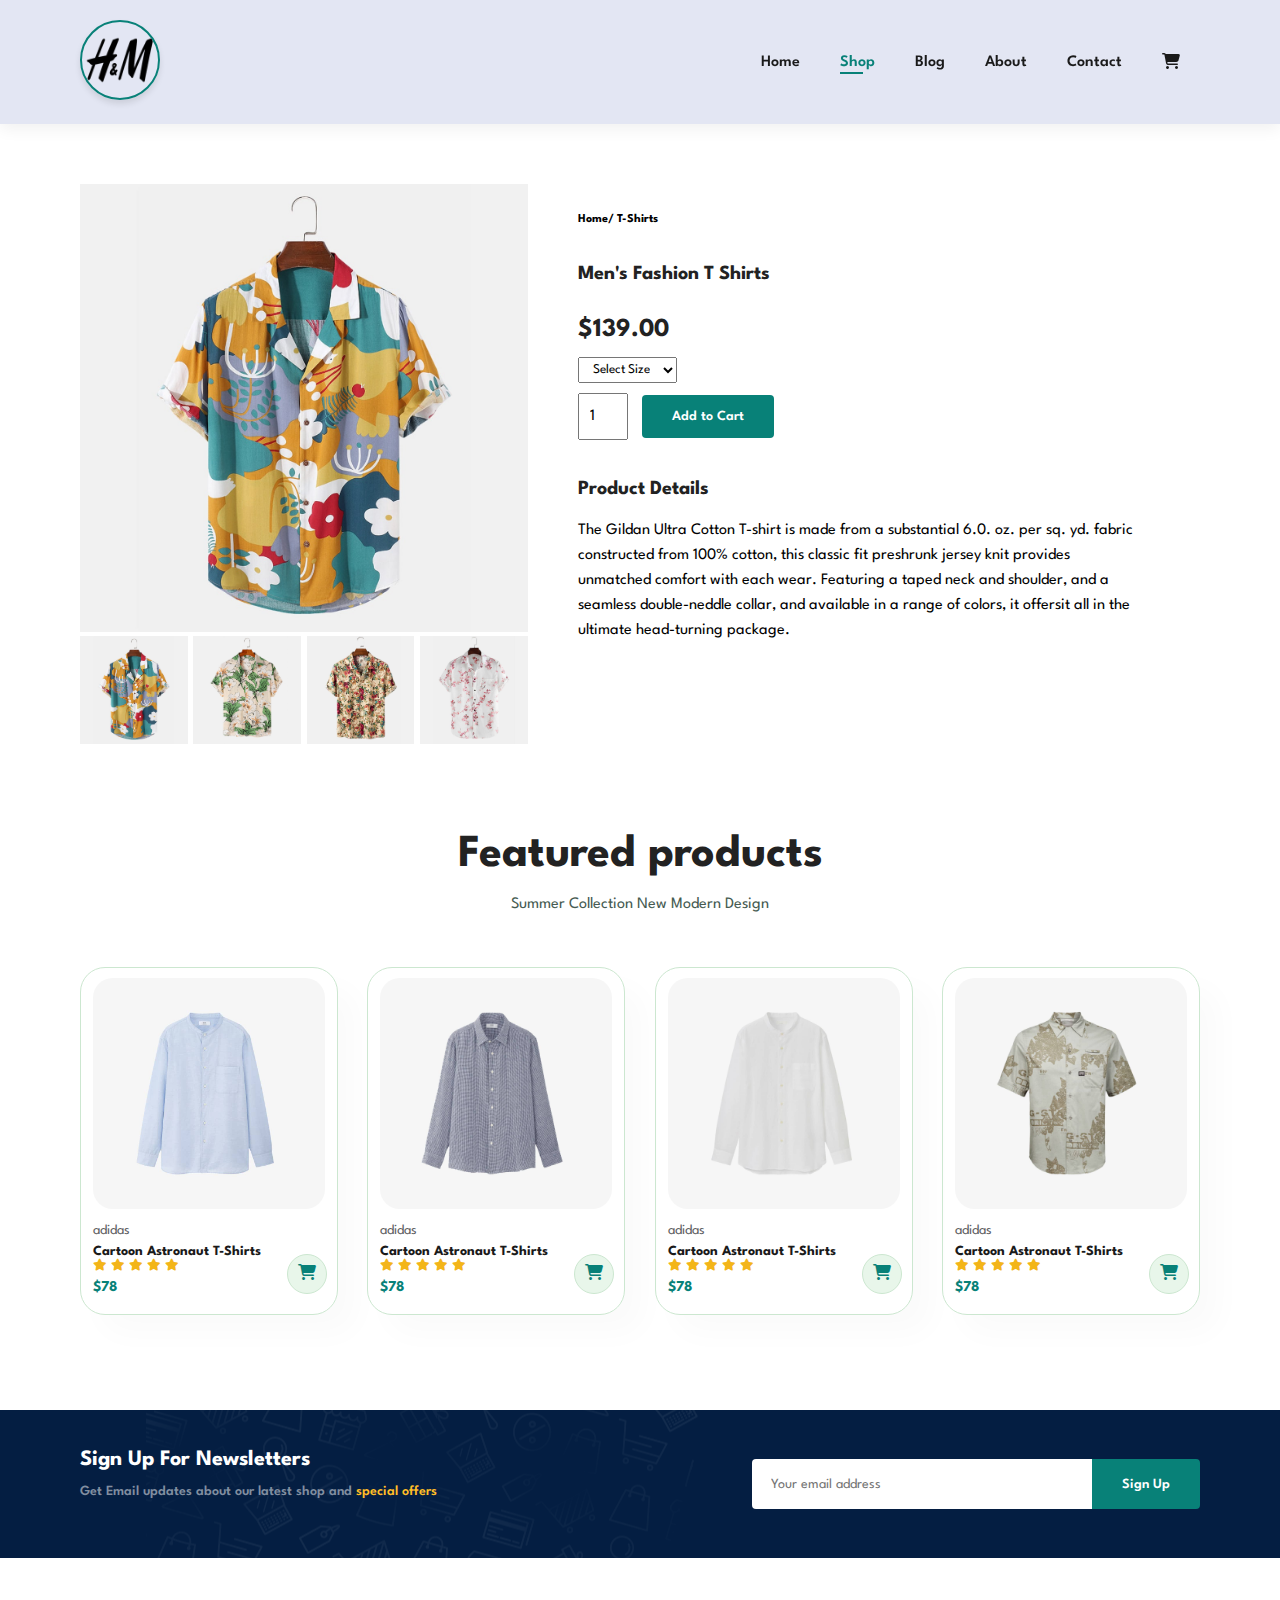
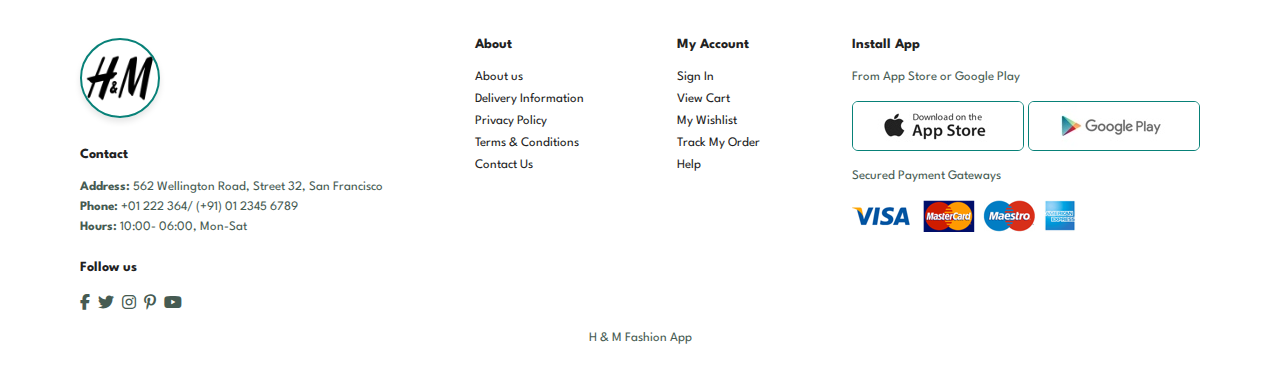
<file: sproduct.html>
<!DOCTYPE html>
<html lang="en">
  <head>
    <meta charset="UTF-8" />
    <meta name="viewport" content="width=device-width, initial-scale=1.0" />
    <title>H & M Fashion App</title>
    <link
      rel="stylesheet"
      href="https://cdnjs.cloudflare.com/ajax/libs/font-awesome/6.7.2/css/all.min.css"
    />
    <link rel="stylesheet" href="style.css" />
  </head>
  <body>
    <section id="header">
      <!-- <a href="#"><img src="./img/logo2.png"  alt="logo" class="logo2" /></a> -->
      <a href="index.html" class="logo-link">
        <img src="./img/logo2.png" alt="Fashion Website Logo" class="logo2" />
      </a>

      <div>
        <ul id="navbar">
          <li><a  href="index.html">Home</a></li>
          <li><a class="active" href="shop.html">Shop</a></li>
          <li><a href="blog.html">Blog</a></li>
          <li><a href="about.html">About</a></li>
          <li><a href="contact.html">Contact</a></li>
          <li id="lg-bag">
            <a href="cart.html" ><i class="fa-solid fa-cart-shopping"></i></a>
          </li>
          <a href="#" id="close"><i class="fa-solid fa-rectangle-xmark"></i></a>
        </ul>
      </div>
      <div id="mobile">
        <a href="cart.html"><i class="fa-solid fa-cart-shopping"></i></a>
        <i id="bar" class="fas fa-outdent"></i>
  
      </div>
    </section>
    <section id="prodetails" class="section-p1">
        <div class="single-pro-image">
            <img src="img/products/f1.jpg"  width="100%" id="MainImg" alt="">
            <div class="small-img-group">
<div class="small-img-col">
    <img src="img/products/f1.jpg" width="100%"  class="small-img" alt="">
</div>
<div class="small-img-col">
    <img src="img/products/f2.jpg" width="100%"  class="small-img" alt="">
</div>
<div class="small-img-col">
    <img src="img/products/f3.jpg" width="100%"  class="small-img" alt="">
</div>
<div class="small-img-col">
    <img src="img/products/f4.jpg" width="100%"  class="small-img" alt="">
</div>
            </div>
        </div>
        <div class="single-pro-details">
            <h6>Home/ T-Shirts</h6>
            <h4>Men's Fashion T Shirts</h4>
            <h2>$139.00</h2>
            <select>
                <option>Select Size</option>
                <option>XL</option>
                <option>XXL</option>
                <option>Small</option>
                <option>Large</option>

            </select>
            <input type="number" value="1">
            <button class="normal">Add to Cart</button>
            <h4>Product Details</h4>
            <span>
                The Gildan Ultra Cotton T-shirt is made from a substantial 6.0. oz. per 
                sq. yd. fabric constructed from 100% cotton, this classic fit preshrunk 
                jersey knit provides unmatched comfort with each wear. Featuring a taped neck
                and shoulder, and a seamless double-neddle collar, and available in a range 
                of colors, it offersit all in the ultimate head-turning package. </span>
        </div>
    </section>
    <section id="product1" class="section-p1">
      <h2>Featured products</h2>
      <p>Summer Collection New Modern Design</p>
      <div class="pro-container">
        <div class="pro">
          <img src="img/products/n1.jpg" alt="" />
          <div class="desc">
            <span>adidas</span>
            <h5>Cartoon Astronaut T-Shirts</h5>
            <div class="star">
              <i class="fa-solid fa-star"></i>
              <i class="fa-solid fa-star"></i>
              <i class="fa-solid fa-star"></i>
              <i class="fa-solid fa-star"></i>
              <i class="fa-solid fa-star"></i>
            </div>
            <h4>$78</h4>
          </div>
          <a href="#"><i class="fa-solid fa-cart-shopping cart"></i></a>
        </div>
        <div class="pro">
          <img src="img/products/n2.jpg" alt="" />
          <div class="desc">
            <span>adidas</span>
            <h5>Cartoon Astronaut T-Shirts</h5>
            <div class="star">
              <i class="fa-solid fa-star"></i>
              <i class="fa-solid fa-star"></i>
              <i class="fa-solid fa-star"></i>
              <i class="fa-solid fa-star"></i>
              <i class="fa-solid fa-star"></i>
            </div>
            <h4>$78</h4>
          </div>
          <a href="#"><i class="fa-solid fa-cart-shopping cart"></i></a>
        </div>
        <div class="pro">
          <img src="img/products/n3.jpg" alt="" />
          <div class="desc">
            <span>adidas</span>
            <h5>Cartoon Astronaut T-Shirts</h5>
            <div class="star">
              <i class="fa-solid fa-star"></i>
              <i class="fa-solid fa-star"></i>
              <i class="fa-solid fa-star"></i>
              <i class="fa-solid fa-star"></i>
              <i class="fa-solid fa-star"></i>
            </div>
            <h4>$78</h4>
          </div>
          <a href="#"><i class="fa-solid fa-cart-shopping cart"></i></a>
        </div>
        <div class="pro">
          <img src="img/products/n4.jpg" alt="" />
          <div class="desc">
            <span>adidas</span>
            <h5>Cartoon Astronaut T-Shirts</h5>
            <div class="star">
              <i class="fa-solid fa-star"></i>
              <i class="fa-solid fa-star"></i>
              <i class="fa-solid fa-star"></i>
              <i class="fa-solid fa-star"></i>
              <i class="fa-solid fa-star"></i>
            </div>
            <h4>$78</h4>
          </div>
          <a href="#"><i class="fa-solid fa-cart-shopping cart"></i></a>
        </div>
        
        
  
      </div>
    </section>
    <section id="newsletter" class="section-p1 section-m1">
      <div class="newstext">
        <h4>Sign Up For Newsletters</h4>
        <p>
          Get Email updates about our latest shop and
          <span>special offers</span>
        </p>
      </div>
      <div class="form">
        <input type="text" placeholder="Your email address" />
        <button class="normal">Sign Up</button>
      </div>
    </section>
    <footer class="section-p1">
      <div class="col">
        <img src="img/logo2.png" alt="" class="logo2" />
        <h4>Contact</h4>
        <p>
          <strong>Address: </strong> 562 Wellington Road, Street 32, San
          Francisco
        </p>
    
      <p><strong>Phone: </strong> +01 222 364/ (+91) 01 2345 6789</p>
      <p><strong>Hours: </strong> 10:00- 06:00, Mon-Sat</p>
      <div class="follow">
        <h4>Follow us</h4>
        <div class="icon">
          <i class="fab fa-facebook-f"></i>
          <i class="fab fa-twitter"></i>
          <i class="fab fa-instagram"></i>
          <i class="fab fa-pinterest-p"></i>
          <i class="fab fa-youtube"></i>
          </div>
        </div>
        </div>
      </div>
      <div class="col">
        <h4>About</h4>
        <a href="#">About us</a>
        <a href="#">Delivery Information</a>
        <a href="#">Privacy Policy</a>
        <a href="#">Terms & Conditions</a>
        <a href="#">Contact Us</a>
        </div>
        <div class="col">
          <h4>My Account</h4>
          <a href="#">Sign In</a>
          <a href="#">View Cart</a>
          <a href="#">My Wishlist</a>
          <a href="#">Track My Order</a>
          <a href="#">Help</a>
          </div>
          <div class="col install">
        <h4>Install App</h4>
        <p>From App Store or Google Play</p>
        <div class="row">
          <img src="img/pay/app.jpg" alt="">
          <img src="img/pay/play.jpg" alt="">
        </div>
        <p>Secured Payment Gateways</p>
        <img src="img/pay/pay.png" alt="">

          </div>

         <div class="copyright">
          <p>H & M Fashion App</p>

         </div>
    </footer>
  </body>
  <script>
    var MainImg=document.getElementById("MainImg");
    var smallimg=document.getElementsByClassName("small-img");
    smallimg[0].onclick=function(){
      MainImg.src=smallimg[0].src;
    }
    smallimg[1].onclick=function(){
      MainImg.src=smallimg[1].src;
    }
    smallimg[2].onclick=function(){
      MainImg.src=smallimg[2].src;
    }
    smallimg[3].onclick=function(){
      MainImg.src=smallimg[3].src;
    }
  </script>
  <script src="script.js"></script>
</html>
</file>
<file: style.css>
@import url("https://fonts.googleapis.com/css2?family=Spartan:wght@100;200;300;400;500;600;700;800;900&display=swap");
* {
  margin: 0;
  padding: 0;
  box-sizing: border-box;
  font-family: "Spartan", sans-serif;
}
h1 {
  font-size: 50px;
  line-height: 64px;
  color: #222;
}
h2 {
  font-size: 46px;
  line-height: 54px;
  color: #222;
}
h4 {
  font-size: 20px;
  color: #222;
}
h6 {
  font-weight: 700;
  font-size: 12px;
}
p {
  font-size: 16px;
  color: #465b52;
  margin: 15px 0 20px 0;
}

.section-p1 {
  padding: 40px 80px;
}
.section-m1 {
  margin: 40px 0;
}
button.normal {
  font-size: 14px;
  font-weight: 600;
  padding: 15px 30px;
  color: #000;
  background-color: #fff;
  border-radius: 4px;
  cursor: pointer;
  border: none;
  outline: none;
  transition: 0.2s;
}
button.white {
  font-size: 13px;
  font-weight: 600;
  padding: 11px 18px;
  color: #fff;
  background-color: transparent;
  border-radius: 4px;
  cursor: pointer;
  border: 1px solid #fff;
  outline: none;
  transition: 0.2s;
}

body {
  width: 100%;
}

/* Header start */

#header {
  display: flex;
  align-items: center;
  justify-content: space-between;
  padding: 20px 80px;
  background: #e3e6f3;
  box-shadow: 0 5px 15px rgba(0, 0, 0, 0.06);
  z-index: 999;
  position: sticky;
  top: 0;
  left: 0;
}
#navbar {
  display: flex;
  align-items: center;
  justify-content: center;
}
#navbar li {
  list-style: none;
  padding: 0 20px;
  position: relative;
}
#navbar li a {
  text-decoration: none;
  font-size: 16px;
  font-weight: 600;
  color: #1a1a1a;
  transition: 0.3s ease;
}

#navbar li a:hover,
#navbar li a.active {
  color: #088178;
}

#navbar li a.active::after,
#navbar li a:hover::after {
  content: "";
  width: 30%;
  height: 2px;
  background: #088178;
  position: absolute;
  bottom: -4px;
  left: 20px;
}
#close {
  display: none;
}
#mobile {
  display: none;
  align-items: center;
}

/* Home Page */
#hero {
  background-color: #465b52;
  background-image: url("./img/hero4.png");
  height: 90vh;
  width: 100%;
  background-size: cover;
  background-position: top 25% right 0;
  padding: 0 80px;
  display: flex;
  flex-direction: column;
  align-items: flex-start;
  justify-content: center;
}

#hero h4 {
  padding-bottom: 15px;
}

#hero h1 {
  color: #088178;
}
#hero button {
  background: red;
  background-image: url(./img/button.png);
  background-color: transparent;
  color: #088178;
  border: 0;
  padding: 14px 80px 14px 65px;
  background-repeat: no-repeat;
  cursor: pointer;
  font-weight: 700;
  font-size: 15px;
}
#feature {
  display: flex;
  align-items: center;
  justify-content: space-between;
  flex-wrap: wrap;
}
#feature .fe-box {
  width: 180px;
  text-align: center;
  padding: 25px 15px;
  box-shadow: 20px 20px 34px rgba(0, 0, 0, 0.03);
  border: 1px solid #cce7d0;
  border-radius: 4px;
  margin: 15px 0;
}

#feature .fe-box:hover {
  box-shadow: 10px 10px 54px rgba(70, 62, 221, 0.1);
}
#feature .fe-box img {
  width: 100%;
  margin-bottom: 10px;
}
#feature .fe-box h6 {
  display: inline-block;
  padding: 9px 8px 6px 8px;
  line-height: 1;
  border-radius: 4px;
  color: #088178;
  background-color: #fddde4;
}
#feature .fe-box:nth-child(2) h6 {
  background-color: #cdebbc;
}
#feature .fe-box:nth-child(3) h6 {
  background-color: #d1e8f2;
}
#feature .fe-box:nth-child(4) h6 {
  background-color: #cdd4f8;
}
#feature .fe-box:nth-child(5) h6 {
  background-color: #f6dbf6;
}
#feature .fe-box:nth-child(6) h6 {
  background-color: #fff2e5;
}

#product1 {
  text-align: center;
}
#product1 .pro-container {
  display: flex;
  justify-content: space-between;
  padding-top: 20px;
  flex-wrap: wrap;
}

#product1 .pro {
  width: 23%;
  min-width: 250px;
  padding: 10px 12px;
  border: 1px solid #cce7d0;
  border-radius: 25px;
  cursor: pointer;
  box-shadow: 20px 20px 30px rgba(0, 0, 0, 0.02);
  margin: 15px 0;
  transition: 0.2s ease;
  position: relative;
}

#product1 .pro:hover {
  box-shadow: 20px 20px 30px rgba(0, 0, 0, 0.06);
}

#product1 .pro img {
  width: 100%;
  border-radius: 20px;
}

#product1 .pro .desc {
  text-align: start;
  padding: 10px 0;
}

#product1 .pro .desc span {
  color: #606063;
  font-size: 14px;
}

#product1 .pro .desc h5 {
  padding-top: 7px;
  color: #1a1a1a;
  font-size: 14px;
}

#product1 .pro .desc .star i {
  font-size: 12px;
  color: rgba(243, 181, 25);
}

#product1 .pro .desc h4 {
  padding-top: 7px;
  font-size: 15px;
  font-weight: 700;
  color: #088178;
}

#product1 .pro a {
  width: 40px;
  height: 40px;
  line-height: 40px;
  border-radius: 50%;
  background-color: #e8f6ea;
  font-weight: 500;
  color: #088178;
  border: 1px solid #cce7d0;
  position: absolute;
  bottom: 20px;
  right: 10px;
  text-align: center;
}

/* Styling for the link container */
.logo-link {
  display: inline-block;
  text-decoration: none; /* Remove any default link styling */
}

/* Styling for the logo */
.logo2 {
  width: 80px; /* Adjust the width as needed */
  height: auto; /* Maintain aspect ratio */
  border-radius: 50%; /* Optional: Circular logo */
  object-fit: cover; /* Ensure proper scaling inside its container */

  /* Add a border and shadow for aesthetics */
  border: 2px solid #088178;
  box-shadow: 0px 4px 6px rgba(0, 0, 0, 0.1);

  /* Transition for smooth hover effect */
  transition: transform 0.3s ease, box-shadow 0.3s ease;
}

/* Hover effect for the logo */
.logo2:hover {
  transform: scale(1.1); /* Slight enlargement */
  box-shadow: 0px 6px 10px rgba(0, 0, 0, 0.2); /* Enhanced shadow */
}
#banner {
  display: flex;
  flex-direction: column;
  justify-content: center;
  align-items: center;
  text-align: center;
  background-image: url("img/banner/b2.jpg");
  width: 100%;
  height: 40vh;
  background-size: cover;
  background-position: center;
}

#banner h4 {
  color: #fff;
  font-size: 16px;
}
#banner h2 {
  color: #fff;
  font-size: 30px;
  padding: 10px 0;
}
#banner h2 span {
  color: #ef3636;
}
#banner button:hover {
  background-color: #088178;
  color: #fff;
}
#sm-banner {
  display: flex;
  justify-content: space-between;
  flex-wrap: wrap;
}
#sm-banner .banner-box {
  display: flex;
  flex-direction: column;
  justify-content: center;
  align-items: flex-start;
  background-image: url("img/banner/b17.jpg");
  min-width: 580px;
  height: 50vh;
  background-size: cover;
  background-position: center;
  padding: 30px;
}
#sm-banner .banner-box2 {
  background-image: url("img/banner/b10.jpg");
}
#sm-banner h4 {
  color: #fff;
  font-size: 20px;
  font-weight: 300;
}
#sm-banner h2 {
  color: #fff;
  font-size: 28px;
  font-weight: 800;
}
#sm-banner span {
  color: #fff;
  font-size: 14px;
  font-weight: 500;
  padding-bottom: 15px;
}

#sm-banner .banner-box:hover button {
  background: #088178;
  border: 1px solid #088178;
}
#banner3 {
  display: flex;
  justify-content: space-between;
  flex-wrap: wrap;
  padding: 0 80px;
}

#banner3 .banner-box {
  display: flex;
  flex-direction: column;
  justify-content: center;
  align-items: flex-start;
  background-image: url("img/banner/b7.jpg");
  min-width: 30%;
  height: 30vh;
  background-size: cover;
  background-position: center;
  padding: 20px;
  margin-bottom: 30px;
}
#banner3 .banner-box2 {
  background-image: url("img/banner/b4.jpg");
}
#banner3 .banner-box3 {
  background-image: url("img/banner/b18.jpg");
}
#banner3 h2 {
  color: #fff;
  font-weight: 900;
  font-size: 22px;
}
#banner3 h3 {
  color: #ec544e;
  font-weight: 800;
  font-size: 15px;
}
#newsletter {
  display: flex;
  justify-content: space-between;
  flex-wrap: wrap;
  align-items: center;
  background-image: url("img/banner/b14.png");
  background-repeat: no-repeat;
  background-position: 20% 30%;
  background-color: #041e42;
}
#newsletter h4 {
  font-size: 22px;
  font-weight: 700;
  color: #fff;
}
#newsletter p {
  font-size: 14px;
  font-weight: 600;
  color: #818ea0;
}
#newsletter p span {
  color: #ffbd27;
}
#newsletter .form {
  display: flex;
  width: 40%;
}
#newsletter input {
  height: 3.125rem;
  padding: 01.25em;
  font-size: 14px;
  width: 100%;
  border: 1px solid transparent;
  border-radius: 4px;
  outline: none;
  border-top-right-radius: 0;
  border-bottom-right-radius: 0;
}
#newsletter button {
  background-color: #088178;
  color: #fff;
  white-space: nowrap;
  border-top-left-radius: 0;
  border-bottom-left-radius: 0;
}
footer {
  display: flex;
  flex-wrap: wrap;
  justify-content: space-between;
}
footer .col {
  display: flex;
  flex-direction: column;
  align-items: flex-start;
  margin-bottom: 20px;
}
footer .logo2 {
  margin-bottom: 30px;
}
footer h4 {
  font-size: 14px;
  padding-bottom: 20px;
}
footer p {
  font-size: 13px;
  margin: 0 0 8px 0;
}
footer a {
  font-size: 13px;
  text-decoration: none;
  color: #222;
  margin-bottom: 10px;
}
footer .follow {
  margin-top: 20px;
}
footer .follow i {
  color: #465b52;
  padding-right: 4px;
  cursor: pointer;
}
footer .install .row img {
  border: 1px solid #088178;
  border-radius: 6px;
}
footer .install img {
  margin: 10px 0 15px 0;
}
footer .follow i:hover,
footer a:hover {
  color: #088178;
}
footer .copyright {
  width: 100%;
  text-align: center;
}
/* Shop page */
#page-header {
  background-image: url(img/banner/b1.jpg);
  width: 100%;
  height: 40vh;
  background-size: cover;
  display: flex;
  justify-content: center;
  text-align: center;
  flex-direction: column;
  padding: 14px;
}
#page-header h2,
#page-header p {
  color: #fff;
}
#pagination {
  text-align: center;
}
#pagination a {
  text-decoration: none;
  background-color: #088178;
  padding: 15px 20px;
  border-radius: 4px;
  color: #fff;
  font-weight: 600;
}
#pagination a i {
  font-size: 16px;
  font-weight: 600;
}

/* Single Product */
#prodetails {
  display: flex;
  margin-top: 20px;
}
#prodetails .single-pro-image {
  width: 40%;
  margin-right: 50px;
}
.small-img-group {
  display: flex;
  justify-content: space-between;
}
.small-img-col {
  flex-basis: 24%;
  cursor: pointer;
}
#prodetails .single-pro-details {
  width: 50%;
  padding-top: 30px;
}
#prodetails .single-pro-details h4 {
  padding: 40px 0 20px 0;
}
#prodetails .single-pro-details h2 {
  font-size: 26px;
}
#prodetails .single-pro-details select {
  display: block;
  padding: 5px 10px;
  margin-bottom: 10px;
}
#prodetails .single-pro-details input {
  width: 50px;
  height: 47px;
  padding-left: 10px;
  font-size: 16px;
  margin-right: 10px;
}
#prodetails .single-pro-details input:focus {
  outline: none;
}

#prodetails .single-pro-details button {
  background-color: #088178;
  color: #fff;
}
#prodetails .single-pro-details span {
  line-height: 25px;
}

/* Blog Page */
#page-header.blog-header {
  background-image: url(img/banner/b19.jpg);
}
#blog {
  padding: 150px 150px 0 150px;
}
#blog .blog-box {
  display: flex;
  align-items: center;
  width: 100%;
  position: relative;
  padding-bottom: 90px;
}
#blog .blog-img {
  width: 50%;
  margin-right: 40px;
}
#blog img {
  width: 100%;
  height: 350px;
  object-fit: cover;
}
#blog .blog-details {
  width: 50%;
}

#blog .blog-details a {
  text-decoration: none;
  font-size: 11px;
  color: #000;
  font-weight: 700;
  position: relative;
  transition: 0.3s;
}
#blog .blog-details a::after {
  content: "";
  width: 50px;
  height: 1px;
  background-color: #000;
  position: absolute;
  top: 4px;
  right: -60px;
}
#blog .blog-details a:hover {
  color: #088178;
}
#blog .blog-details a:hover::after {
  background-color: #088178;
}
#blog .blog-box h1 {
  position: absolute;
  top: -40px;
  left: 0;
  font-size: 70px;
  font-weight: 700;
  color: #c9cbce;
  z-index: -9;
}

/* About */
#page-header.about-header {
  background-image: url("img/about/banner.png");
}
#about-head {
  display: flex;
  align-items: center;
}
#about-head img {
  width: 50%;
  height: auto;
}
#about-head div {
  padding-left: 40px;
}
#about-app {
  text-align: center;
}
#about-app .video {
  width: 70%;
  height: 100%;
  margin: 30px auto 0 auto;
}
#about-app .video video {
  width: 100%;
  height: 100%;
  border-radius: 20px;
}
/* Contact Page */
#contact-details {
  display: flex;
  align-items: center;
  justify-content: space-between;
}
#contact-details .details {
  width: 40%;
}
#contact-details .details span,
#form-details form span {
  font-size: 12px;
}
#contact-details .details h2,
#form-details form h2 {
  font-size: 26px;
  line-height: 35px;
  padding: 20px 0;
}
#contact-details .details h3 {
  font-size: 16px;
  line-height: 35px;
  padding-bottom: 15px;
}
#contact-details .details li {
  text-decoration: none;
  display: flex;
  padding: 10px 0;
}
#contact-details .details li i {
  font-size: 14px;
  padding-right: 22px;
}
#contact-details .details li p {
  margin: 0;
  font-size: 14px;
}
#contact-details .map {
  width: 55%;
  height: 400px;
}
#contact-details .map iframe {
  width: 100%;
  height: 100%;
}
#form-details {
  display: flex;
  justify-content: space-between;
  margin: 30px;
  padding: 80px;
  border: 1px solid #e1e1e1;
}
#form-details form {
  width: 65%;
  display: flex;
  flex-direction: column;
  align-items: flex-start;
}
#form-details form input,
#form-details form textarea {
  width: 100%;
  padding: 12px 15px;
  outline: none;
  margin-bottom: 20px;
  border: 1px solid #e1e1e1;
}
#form-details form button {
  background-color: #088178;
  color: #fff;
}
#form-details .people div {
  padding-bottom: 25px;
  display: flex;
  align-items: flex-start;
}
#form-details .people div img {
  width: 65px;
  height: 65px;
  object-fit: cover;
  margin-right: 15px;
}
#form-details .people div p {
  margin: 0;
  font-size: 13px;
  line-height: 25px;
}
#form-details .people div p span {
  display: block;
  font-size: 16px;
  font-weight: 600;
  color: #000;
}

/* Cart Page */
#cart table {
  width: 100%;
  border-collapse: collapse;
  table-layout: fixed;
  white-space: nowrap;
}
#cart table img {
  width: 70px;
}
#cart table td:nth-child(1) {
  width: 100px;
  text-align: center;
}
#cart table td:nth-child(2) {
  width: 150px;
  text-align: center;
}
#cart table td:nth-child(3) {
  width: 250px;
  text-align: center;
}
#cart table td:nth-child(4),
#cart table td:nth-child(5),
#cart table td:nth-child(6) {
  width: 150px;
  text-align: center;
}
#cart table td:nth-child(5) input{
  width: 70px;
  padding: 10px 5px 10px 15px;
}
#cart table thead{
  border: 1px solid #e2e9e1;
  border-left: none;
  border-right: none;
}
#cart table thead td{
  font-weight: 700;
  text-transform: uppercase;
  font-size: 13px;
  padding: 18px 0;
}
#cart table tbody tr td{
padding-top:15px ;
}
#cart table tbody td{
  font-size: 13px;
}
#cart-add{
  display: flex;
  flex-wrap: wrap;
  justify-content: space-between;
}
#coupon{
width: 50%;
margin-bottom: 30px;
}
#coupon h3, #subtotal h3{
  padding-bottom: 15px;
}
#coupon input{
  padding: 10px 20px;
  outline: none;
  width: 60%;
  margin-right: 10px;
  border: 1px solid #e2e9e1;
}
#coupon button, #subtotal button{
  background-color: #088178;
  color: #fff;
  padding: 12px 20px;
}
#subtotal{
  width: 50%;
  margin-bottom: 30px;
  border: 1px solid #e2e9e1;
  padding: 30px;
}
#subtotal table{
  border-collapse:collapse ;
  width: 100%;
  margin-bottom: 20px;
}
#subtotal table td{
  width: 50%;
  border: 1px solid #e2e9e1;
  padding: 10px;
  font-size: 13px;
}

/* Start Media Query */

@media (max-width: 799px) {
  .section-p1 {
    padding: 40px 40px;
  }
  #navbar {
    display: flex;
    flex-direction: column;
    align-items: flex-start;
    justify-content: flex-start;
    position: fixed;
    top: 0;
    right: -300px;
    height: 100vh;
    width: 300px;
    background-color: #e3e6f3;
    box-shadow: 0 40px 60px rgba(0, 0, 0, 0.1);
    padding: 80px 0 0 10px;
    transition: 0.3s;
  }
  #navbar.active {
    right: 0px;
  }
  #navbar li {
    margin-bottom: 25px;
  }
  #mobile {
    display: flex;
    align-items: center;
  }

  #mobile i {
    color: #1a1a1a;
    font-size: 24px;
    padding-left: 20px;
  }
  #close {
    display: initial;
    position: absolute;
    top: 30px;
    left: 30px;
    color: #222;
    font-size: 24px;
  }
  #lg-bag {
    display: none;
  }
  #hero {
    height: 70vh;

    background-position: top 30% right 30%;
    padding: 0 80px;
  }

  #feature {
    justify-content: center;
  }
  #feature .fe-box {
    margin: 15px 15px;
  }

  #product1 .pro-container {
    justify-content: center;
  }
  #product1 .pro {
    margin: 15px;
  }
  #banner {
    height: 20vh;
  }
  #sm-banner .banner-box {
    min-width: 100%;
    height: 30vh;
  }
  #banner3 {
    padding: 0 40px;
  }
  #banner3 .banner-box {
    width: 28%;
  }
  #newsletter .form {
    width: 70%;
  }
  /* Contact Page */
  #form-details {
    padding: 40px;
  }
  #form-details form {
    width: 50%;
  }
  /*Cart Page */
  #cart{
    overflow-x: auto;
  }
}
@media (max-width: 477px) {
  #header {
    padding: 10px 30px;
  }
  h1 {
    font-size: 38px;
  }
  h2 {
    font-size: 32px;
  }

  #hero {
    background-position: 55%;
    padding: 0 20px;
  }
  #feature {
    justify-content: space-between;
  }
  #feature .fe-box {
    width: 155px;
    margin: 0 0 15px 0;
  }

  #product1 .pro {
    width: 100%;
  }
  #banner {
    height: 40vh;
  }
  #sm-banner .banner-box {
    height: 40vh;
  }

  #sm-banner .banner-box2 {
    margin-top: 20px;
  }
  #banner3 {
    padding: 0 20px;
  }
  #banner3 .banner-box {
    width: 100%;
  }
  #newsletter {
    padding: 40px 20px;
  }
  #newsletter .form {
    width: 100%;
  }
  footer .copyright {
    text-align: start;
  }
  /* Single Product */
  #prodetails {
    display: flex;
    flex-direction: column;
  }
  #prodetails .single-pro-image {
    width: 100%;
    margin-right: 0px;
  }
  #prodetails .single-pro-details {
    width: 100%;
    margin-right: 0px;
  }

  /* Blog Page */
  #blog {
    padding: 100px 20px 0 20px;
  }
  #blog .blog-box {
    display: flex;
    align-items: flex-start;
    flex-direction: column;
  }
  #blog .blog-img {
    width: 100%;
    margin-right: 0px;
    margin-bottom: 30px;
  }
  #blog .blog-details {
    width: 100%;
  }
  /* Contact Page */
  #about-head {
    flex-direction: column;
  }
  #about-head img {
    width: 100%;
    margin-bottom: 20px;
  }
  #about-head div {
    padding-left: 0;
  }
  #about-head div p {
    text-align: justify;
  }
  #about-app .video {
    width: 100%;
  }

  /* Contact Page */
  #contact-details {
    flex-direction: column;
  }
  #contact-details .details {
    width: 100%;
    margin-bottom: 30px;
  }
  #contact-details .map {
    width: 100%;
  }
  #form-details {
    margin: 10px;
    padding: 30px 10px;
    flex-wrap: wrap;
  }
  #form-details form {
    width: 100%;
    margin-bottom: 30px;
  }
  /* Cart Page */
  #cart-add{
flex-direction: column;
  }
  #coupon{
    width: 100%;
  }
  #subtotal{
    width: 100%;
    padding: 20px;
  }
}
</file>
